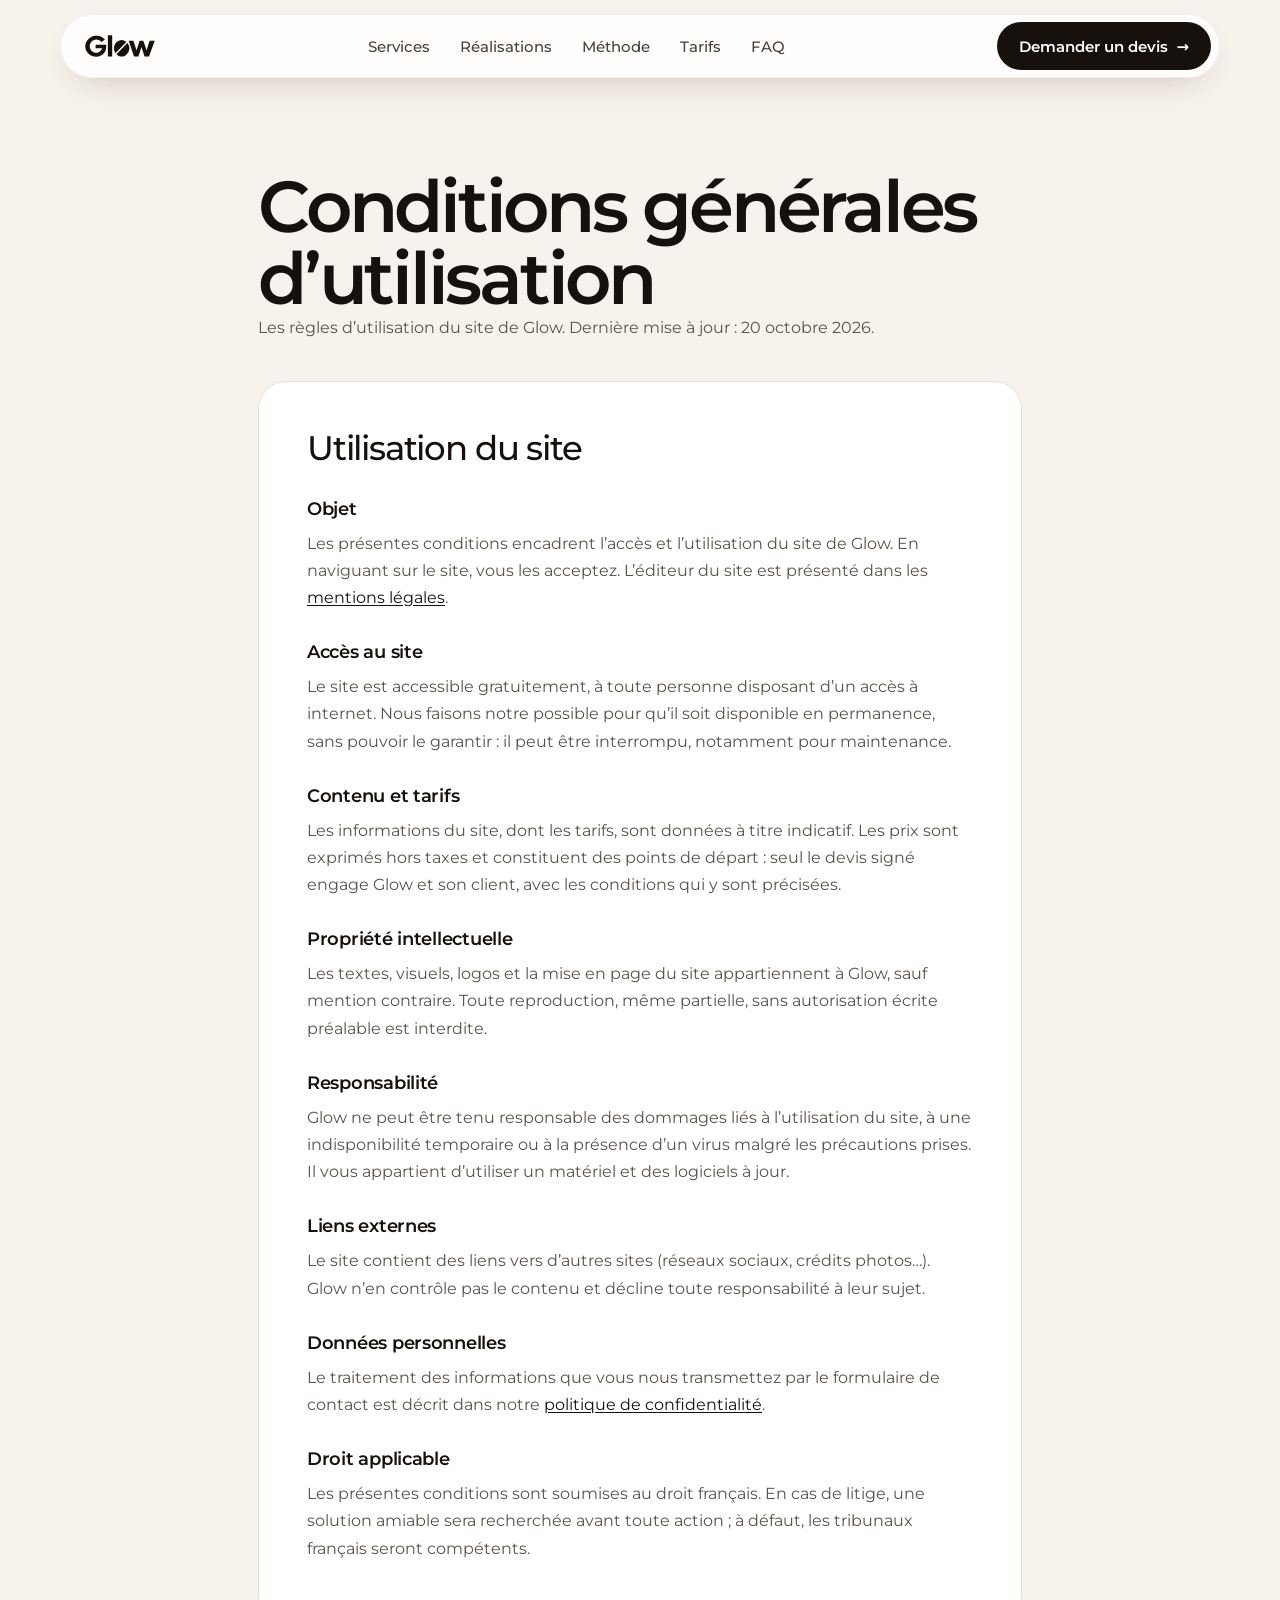
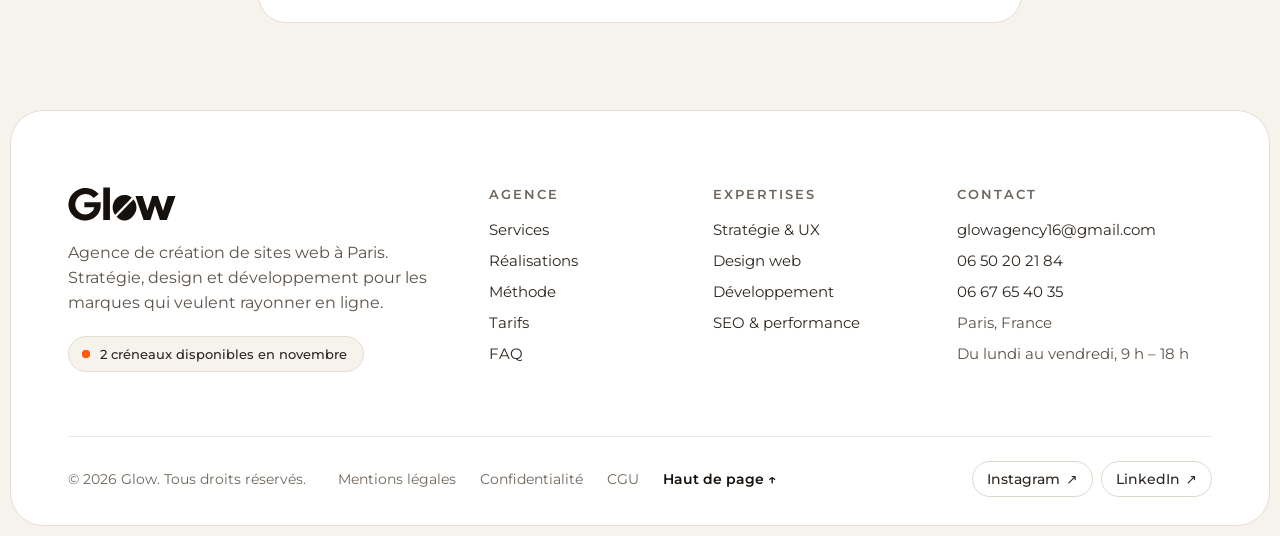
<file: cgu.html>
<!doctype html>
<html lang="fr">
<head>
  <meta charset="utf-8">
  <meta name="viewport" content="width=device-width, initial-scale=1">
  <meta name="color-scheme" content="only light">
  <title>Conditions générales d’utilisation — Glow</title>
  <meta name="description" content="Conditions générales d’utilisation du site de Glow, agence de création de sites web.">
  <link rel="canonical" href="https://glow-agency.fr/cgu.html">
  <meta name="theme-color" content="#F6F2EC">

  <link rel="icon" href="assets/favicon.svg" type="image/svg+xml">
  <link rel="icon" href="assets/favicon-32.png" sizes="32x32" type="image/png">
  <link rel="apple-touch-icon" href="assets/apple-touch-icon.png">

  <link rel="preload" href="fonts/montserrat-latin-600-normal.woff2" as="font" type="font/woff2" crossorigin>
  <link rel="stylesheet" href="css/fonts.css">
  <link rel="stylesheet" href="css/styles.css">
  <script src="js/main.js" defer></script>
</head>
<body>
  <a class="skip-link" href="#contenu">Aller au contenu</a>

  <header class="site-header">
    <nav class="nav" aria-label="Navigation principale">
      <a class="nav__logo" href="index.html" aria-label="Glow, retour à l’accueil">
        <img src="assets/glow-wordmark.svg" alt="Glow" width="932" height="293">
      </a>
      <div class="nav__links">
        <span class="nav__indicator" aria-hidden="true"></span>
        <a href="index.html#services">Services</a>
        <a href="index.html#realisations">Réalisations</a>
        <a href="index.html#methode">Méthode</a>
        <a href="index.html#tarifs">Tarifs</a>
        <a href="index.html#faq">FAQ</a>
      </div>
      <a class="btn btn--primary nav__cta" href="index.html#contact">Demander un devis<span class="btn__arrow" aria-hidden="true">→</span></a>
      <div class="nav__mobile">
        <a class="btn btn--primary nav__cta-mobile" href="index.html#contact">Devis gratuit</a>
        <button class="burger" type="button" aria-expanded="false" aria-controls="mobile-menu" aria-label="Ouvrir le menu">
          <span></span><span></span>
        </button>
      </div>
    </nav>
    <div class="mobile-menu" id="mobile-menu" hidden>
      <a href="index.html#services">Services</a>
      <a href="index.html#realisations">Réalisations</a>
      <a href="index.html#methode">Méthode</a>
      <a href="index.html#tarifs">Tarifs</a>
      <a href="index.html#faq">FAQ</a>
      <a class="mobile-menu__tel" href="tel:+33650202184">Appeler le 06&nbsp;50&nbsp;20&nbsp;21&nbsp;84</a>
    </div>
  </header>

  <main id="contenu" class="legal">
    <h1 class="legal__title">Conditions générales d’utilisation</h1>
    <p class="legal__intro">Les règles d’utilisation du site de Glow. Dernière mise à jour&nbsp;: 20&nbsp;octobre 2026.</p>

    <section class="legal__card" aria-labelledby="objet">
      <h2 id="objet">Utilisation du site</h2>

      <h3>Objet</h3>
      <p>Les présentes conditions encadrent l’accès et l’utilisation du site de Glow. En naviguant sur le site, vous les acceptez. L’éditeur du site est présenté dans les <a href="mentions-legales.html">mentions légales</a>.</p>

      <h3>Accès au site</h3>
      <p>Le site est accessible gratuitement, à toute personne disposant d’un accès à internet. Nous faisons notre possible pour qu’il soit disponible en permanence, sans pouvoir le garantir&nbsp;: il peut être interrompu, notamment pour maintenance.</p>

      <h3>Contenu et tarifs</h3>
      <p>Les informations du site, dont les tarifs, sont données à titre indicatif. Les prix sont exprimés hors taxes et constituent des points de départ&nbsp;: seul le devis signé engage Glow et son client, avec les conditions qui y sont précisées.</p>

      <h3>Propriété intellectuelle</h3>
      <p>Les textes, visuels, logos et la mise en page du site appartiennent à Glow, sauf mention contraire. Toute reproduction, même partielle, sans autorisation écrite préalable est interdite.</p>

      <h3>Responsabilité</h3>
      <p>Glow ne peut être tenu responsable des dommages liés à l’utilisation du site, à une indisponibilité temporaire ou à la présence d’un virus malgré les précautions prises. Il vous appartient d’utiliser un matériel et des logiciels à jour.</p>

      <h3>Liens externes</h3>
      <p>Le site contient des liens vers d’autres sites (réseaux sociaux, crédits photos…). Glow n’en contrôle pas le contenu et décline toute responsabilité à leur sujet.</p>

      <h3>Données personnelles</h3>
      <p>Le traitement des informations que vous nous transmettez par le formulaire de contact est décrit dans notre <a href="mentions-legales.html#confidentialite">politique de confidentialité</a>.</p>

      <h3>Droit applicable</h3>
      <p>Les présentes conditions sont soumises au droit français. En cas de litige, une solution amiable sera recherchée avant toute action&nbsp;; à défaut, les tribunaux français seront compétents.</p>
    </section>
  </main>

  <footer class="site-footer">
    <div class="footer">
      <div class="footer__top">
        <div class="footer__brand">
          <a class="footer__logo" href="index.html" aria-label="Glow, retour à l’accueil"><img src="assets/glow-wordmark.svg" alt="Glow" width="932" height="293" loading="lazy"></a>
          <p class="footer__baseline">Agence de création de sites web à Paris. Stratégie, design et développement pour les marques qui veulent rayonner en ligne.</p>
          <a class="footer__status" href="index.html#contact"><span class="pulse" aria-hidden="true"></span>2 créneaux disponibles en novembre</a>
        </div>
        <nav class="footer__col" aria-label="Plan du site">
          <p class="footer__title">Agence</p>
          <ul class="footer__list">
            <li><a href="index.html#services">Services</a></li>
            <li><a href="index.html#realisations">Réalisations</a></li>
            <li><a href="index.html#methode">Méthode</a></li>
            <li><a href="index.html#tarifs">Tarifs</a></li>
            <li><a href="index.html#faq">FAQ</a></li>
          </ul>
        </nav>
        <div class="footer__col">
          <p class="footer__title">Expertises</p>
          <ul class="footer__list">
            <li><a href="index.html#services">Stratégie &amp; UX</a></li>
            <li><a href="index.html#services">Design web</a></li>
            <li><a href="index.html#services">Développement</a></li>
            <li><a href="index.html#services">SEO &amp; performance</a></li>
          </ul>
        </div>
        <div class="footer__col footer__col--contact">
          <p class="footer__title">Contact</p>
          <ul class="footer__list">
            <li><a href="mailto:glowagency16@gmail.com">glowagency16@<wbr>gmail.com</a></li>
            <li><a href="tel:+33650202184">06&nbsp;50&nbsp;20&nbsp;21&nbsp;84</a></li>
            <li><a href="tel:+33667654035">06&nbsp;67&nbsp;65&nbsp;40&nbsp;35</a></li>
            <li>Paris, France</li>
            <li>Du lundi au vendredi, 9&nbsp;h – 18&nbsp;h</li>
          </ul>
        </div>
      </div>

      <div class="footer__bottom">
        <p>© <span data-year>2026</span> Glow. Tous droits réservés.</p>
        <ul class="footer__legal">
          <li><a href="mentions-legales.html">Mentions légales</a></li>
          <li><a href="mentions-legales.html#confidentialite">Confidentialité</a></li>
          <li><a href="cgu.html">CGU</a></li>
          <li><a class="footer__top-link" href="#contenu">Haut de page ↑</a></li>
        </ul>
        <ul class="footer__social" aria-label="Glow sur les réseaux sociaux">
          <li><a href="https://www.instagram.com/glow_agency16/" target="_blank" rel="noopener">Instagram <span aria-hidden="true">↗</span></a></li>
          <li><a href="https://www.linkedin.com/" target="_blank" rel="noopener">LinkedIn <span aria-hidden="true">↗</span></a></li>
        </ul>
      </div>
    </div>
  </footer>
  <!-- Statistiques de visite anonymes, sans cookie (GoatCounter) -->
  <script data-goatcounter="https://adrm5h.goatcounter.com/count" async src="https://gc.zgo.at/count.js"></script>
</body>
</html>
</file>
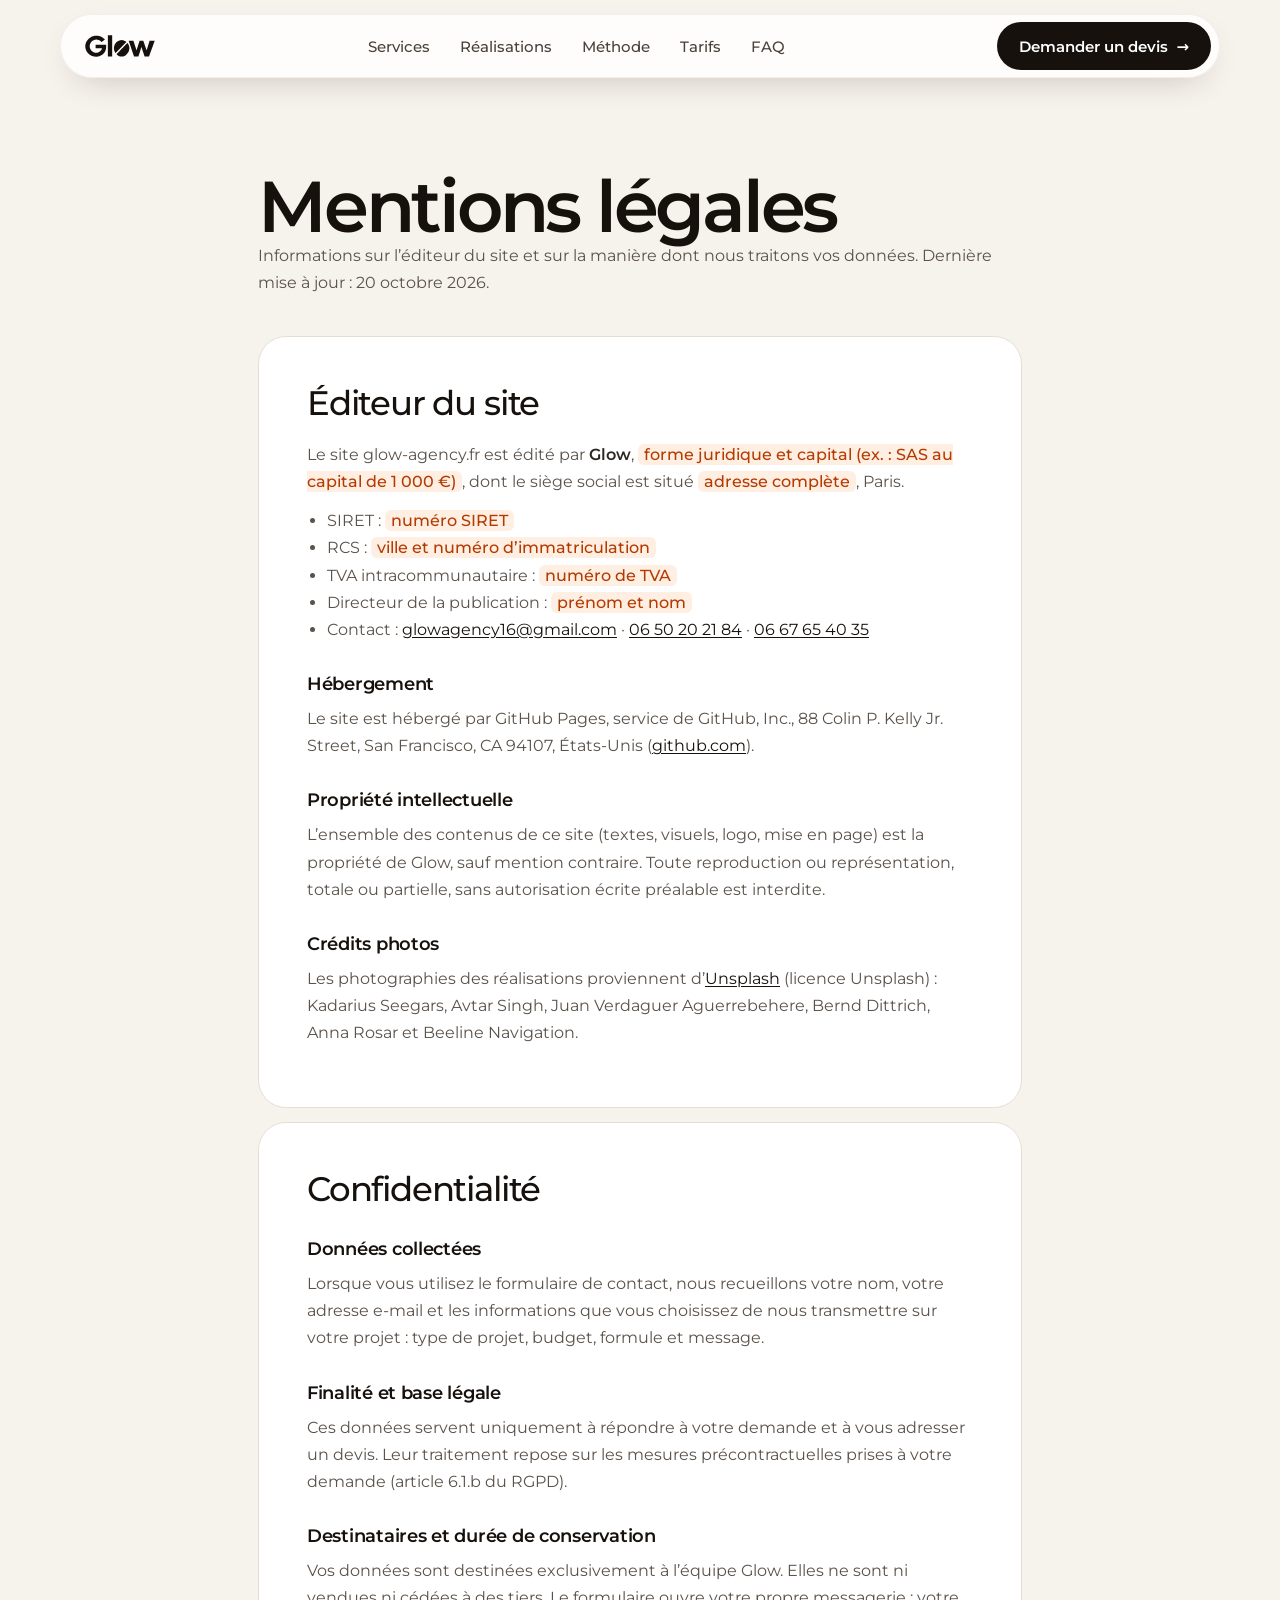
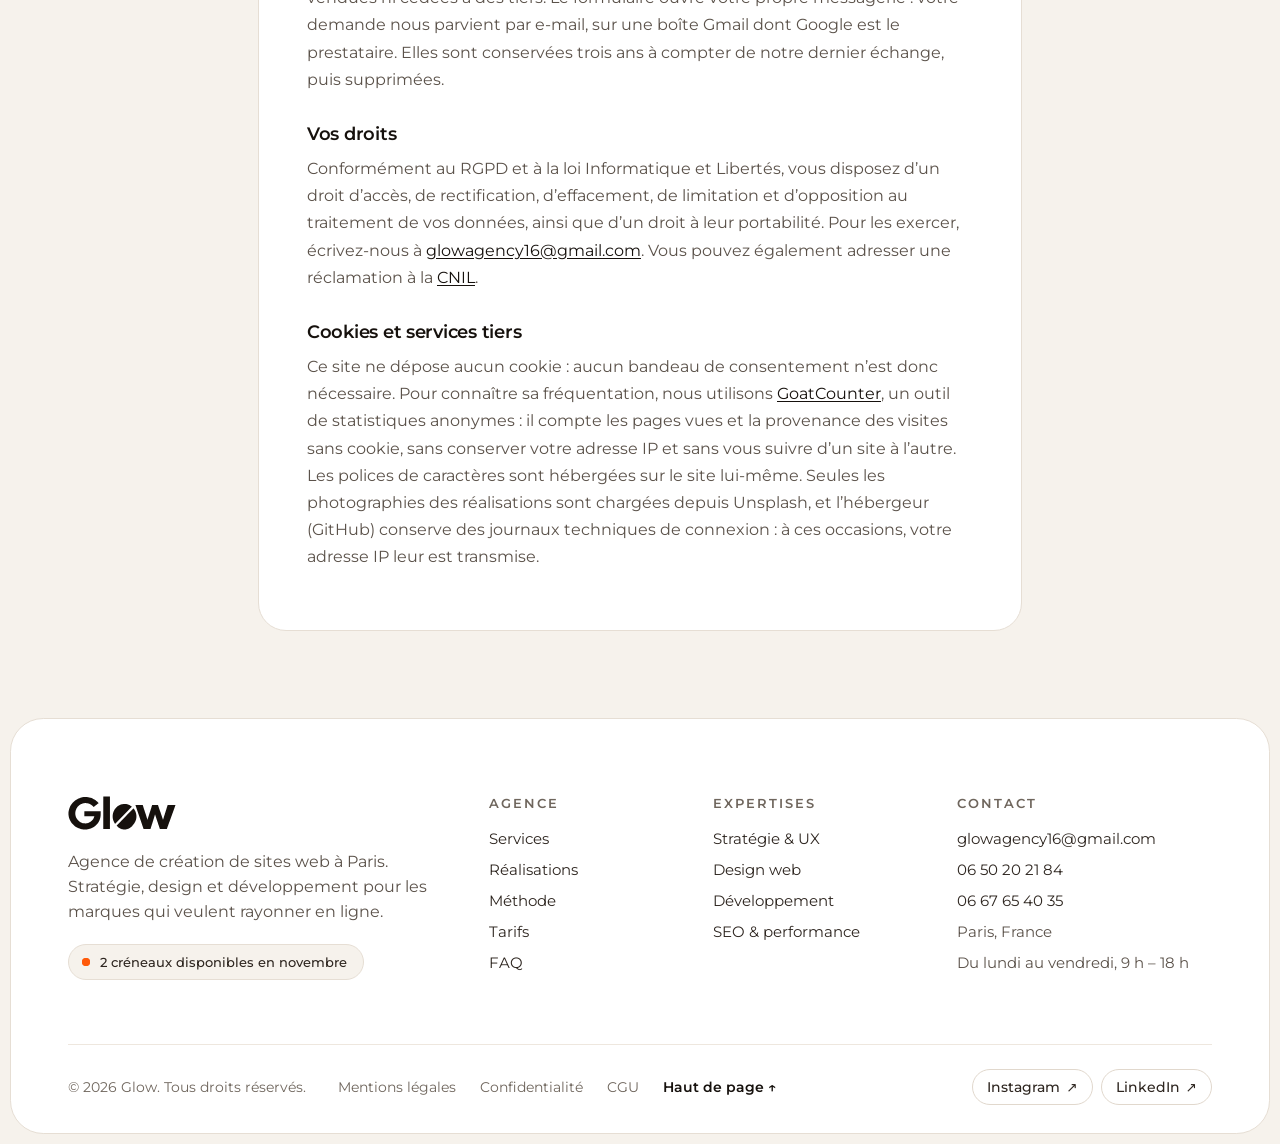
<file: mentions-legales.html>
<!doctype html>
<html lang="fr">
<head>
  <meta charset="utf-8">
  <meta name="viewport" content="width=device-width, initial-scale=1">
  <meta name="color-scheme" content="only light">
  <title>Mentions légales et confidentialité — Glow</title>
  <meta name="description" content="Mentions légales et politique de confidentialité du site de Glow, agence de création de sites web.">
  <link rel="canonical" href="https://glow-agency.fr/mentions-legales.html">
  <meta name="theme-color" content="#F6F2EC">

  <link rel="icon" href="assets/favicon.svg" type="image/svg+xml">
  <link rel="icon" href="assets/favicon-32.png" sizes="32x32" type="image/png">
  <link rel="apple-touch-icon" href="assets/apple-touch-icon.png">

  <link rel="preload" href="fonts/montserrat-latin-600-normal.woff2" as="font" type="font/woff2" crossorigin>
  <link rel="stylesheet" href="css/fonts.css">
  <link rel="stylesheet" href="css/styles.css">
  <script src="js/main.js" defer></script>
</head>
<body>
  <a class="skip-link" href="#contenu">Aller au contenu</a>

  <header class="site-header">
    <nav class="nav" aria-label="Navigation principale">
      <a class="nav__logo" href="index.html" aria-label="Glow, retour à l’accueil">
        <img src="assets/glow-wordmark.svg" alt="Glow" width="932" height="293">
      </a>
      <div class="nav__links">
        <span class="nav__indicator" aria-hidden="true"></span>
        <a href="index.html#services">Services</a>
        <a href="index.html#realisations">Réalisations</a>
        <a href="index.html#methode">Méthode</a>
        <a href="index.html#tarifs">Tarifs</a>
        <a href="index.html#faq">FAQ</a>
      </div>
      <a class="btn btn--primary nav__cta" href="index.html#contact">Demander un devis<span class="btn__arrow" aria-hidden="true">→</span></a>
      <div class="nav__mobile">
        <a class="btn btn--primary nav__cta-mobile" href="index.html#contact">Devis gratuit</a>
        <button class="burger" type="button" aria-expanded="false" aria-controls="mobile-menu" aria-label="Ouvrir le menu">
          <span></span><span></span>
        </button>
      </div>
    </nav>
    <div class="mobile-menu" id="mobile-menu" hidden>
      <a href="index.html#services">Services</a>
      <a href="index.html#realisations">Réalisations</a>
      <a href="index.html#methode">Méthode</a>
      <a href="index.html#tarifs">Tarifs</a>
      <a href="index.html#faq">FAQ</a>
      <a class="mobile-menu__tel" href="tel:+33650202184">Appeler le 06&nbsp;50&nbsp;20&nbsp;21&nbsp;84</a>
    </div>
  </header>

  <main id="contenu" class="legal">
    <h1 class="legal__title">Mentions légales</h1>
    <p class="legal__intro">Informations sur l’éditeur du site et sur la manière dont nous traitons vos données. Dernière mise à jour&nbsp;: 20&nbsp;octobre 2026.</p>

    <section class="legal__card" aria-labelledby="editeur">
      <h2 id="editeur">Éditeur du site</h2>
      <p>Le site glow-agency.fr est édité par <strong>Glow</strong>, <span class="todo">forme juridique et capital (ex.&nbsp;: SAS au capital de 1&nbsp;000&nbsp;€)</span>, dont le siège social est situé <span class="todo">adresse complète</span>, Paris.</p>
      <ul>
        <li>SIRET&nbsp;: <span class="todo">numéro SIRET</span></li>
        <li>RCS&nbsp;: <span class="todo">ville et numéro d’immatriculation</span></li>
        <li>TVA intracommunautaire&nbsp;: <span class="todo">numéro de TVA</span></li>
        <li>Directeur de la publication&nbsp;: <span class="todo">prénom et nom</span></li>
        <li>Contact&nbsp;: <a href="mailto:glowagency16@gmail.com">glowagency16@<wbr>gmail.com</a> · <a href="tel:+33650202184">06&nbsp;50&nbsp;20&nbsp;21&nbsp;84</a> · <a href="tel:+33667654035">06&nbsp;67&nbsp;65&nbsp;40&nbsp;35</a></li>
      </ul>

      <h3>Hébergement</h3>
      <p>Le site est hébergé par GitHub Pages, service de GitHub, Inc., 88 Colin P. Kelly Jr. Street, San Francisco, CA&nbsp;94107, États-Unis (<a href="https://github.com/" target="_blank" rel="noopener">github.com</a>).</p>

      <h3>Propriété intellectuelle</h3>
      <p>L’ensemble des contenus de ce site (textes, visuels, logo, mise en page) est la propriété de Glow, sauf mention contraire. Toute reproduction ou représentation, totale ou partielle, sans autorisation écrite préalable est interdite.</p>

      <h3>Crédits photos</h3>
      <p>Les photographies des réalisations proviennent d’<a href="https://unsplash.com/" target="_blank" rel="noopener">Unsplash</a> (licence Unsplash)&nbsp;: Kadarius Seegars, Avtar Singh, Juan Verdaguer Aguerrebehere, Bernd Dittrich, Anna Rosar et Beeline Navigation.</p>
    </section>

    <section class="legal__card" aria-labelledby="confidentialite">
      <h2 id="confidentialite">Confidentialité</h2>

      <h3>Données collectées</h3>
      <p>Lorsque vous utilisez le formulaire de contact, nous recueillons votre nom, votre adresse e-mail et les informations que vous choisissez de nous transmettre sur votre projet&nbsp;: type de projet, budget, formule et message.</p>

      <h3>Finalité et base légale</h3>
      <p>Ces données servent uniquement à répondre à votre demande et à vous adresser un devis. Leur traitement repose sur les mesures précontractuelles prises à votre demande (article&nbsp;6.1.b du RGPD).</p>

      <h3>Destinataires et durée de conservation</h3>
      <p>Vos données sont destinées exclusivement à l’équipe Glow. Elles ne sont ni vendues ni cédées à des tiers. Le formulaire ouvre votre propre messagerie&nbsp;: votre demande nous parvient par e-mail, sur une boîte Gmail dont Google est le prestataire. Elles sont conservées trois ans à compter de notre dernier échange, puis supprimées.</p>

      <h3>Vos droits</h3>
      <p>Conformément au RGPD et à la loi Informatique et Libertés, vous disposez d’un droit d’accès, de rectification, d’effacement, de limitation et d’opposition au traitement de vos données, ainsi que d’un droit à leur portabilité. Pour les exercer, écrivez-nous à <a href="mailto:glowagency16@gmail.com">glowagency16@<wbr>gmail.com</a>. Vous pouvez également adresser une réclamation à la <a href="https://www.cnil.fr/" target="_blank" rel="noopener">CNIL</a>.</p>

      <h3>Cookies et services tiers</h3>
      <p>Ce site ne dépose aucun cookie&nbsp;: aucun bandeau de consentement n’est donc nécessaire. Pour connaître sa fréquentation, nous utilisons <a href="https://www.goatcounter.com/" target="_blank" rel="noopener">GoatCounter</a>, un outil de statistiques anonymes&nbsp;: il compte les pages vues et la provenance des visites sans cookie, sans conserver votre adresse IP et sans vous suivre d’un site à l’autre. Les polices de caractères sont hébergées sur le site lui-même. Seules les photographies des réalisations sont chargées depuis Unsplash, et l’hébergeur (GitHub) conserve des journaux techniques de connexion&nbsp;: à ces occasions, votre adresse IP leur est transmise.</p>
    </section>
  </main>

  <footer class="site-footer">
    <div class="footer">
      <div class="footer__top">
        <div class="footer__brand">
          <a class="footer__logo" href="index.html" aria-label="Glow, retour à l’accueil"><img src="assets/glow-wordmark.svg" alt="Glow" width="932" height="293" loading="lazy"></a>
          <p class="footer__baseline">Agence de création de sites web à Paris. Stratégie, design et développement pour les marques qui veulent rayonner en ligne.</p>
          <a class="footer__status" href="index.html#contact"><span class="pulse" aria-hidden="true"></span>2 créneaux disponibles en novembre</a>
        </div>
        <nav class="footer__col" aria-label="Plan du site">
          <p class="footer__title">Agence</p>
          <ul class="footer__list">
            <li><a href="index.html#services">Services</a></li>
            <li><a href="index.html#realisations">Réalisations</a></li>
            <li><a href="index.html#methode">Méthode</a></li>
            <li><a href="index.html#tarifs">Tarifs</a></li>
            <li><a href="index.html#faq">FAQ</a></li>
          </ul>
        </nav>
        <div class="footer__col">
          <p class="footer__title">Expertises</p>
          <ul class="footer__list">
            <li><a href="index.html#services">Stratégie &amp; UX</a></li>
            <li><a href="index.html#services">Design web</a></li>
            <li><a href="index.html#services">Développement</a></li>
            <li><a href="index.html#services">SEO &amp; performance</a></li>
          </ul>
        </div>
        <div class="footer__col footer__col--contact">
          <p class="footer__title">Contact</p>
          <ul class="footer__list">
            <li><a href="mailto:glowagency16@gmail.com">glowagency16@<wbr>gmail.com</a></li>
            <li><a href="tel:+33650202184">06&nbsp;50&nbsp;20&nbsp;21&nbsp;84</a></li>
            <li><a href="tel:+33667654035">06&nbsp;67&nbsp;65&nbsp;40&nbsp;35</a></li>
            <li>Paris, France</li>
            <li>Du lundi au vendredi, 9&nbsp;h – 18&nbsp;h</li>
          </ul>
        </div>
      </div>

      <div class="footer__bottom">
        <p>© <span data-year>2026</span> Glow. Tous droits réservés.</p>
        <ul class="footer__legal">
          <li><a href="mentions-legales.html">Mentions légales</a></li>
          <li><a href="mentions-legales.html#confidentialite">Confidentialité</a></li>
          <li><a href="cgu.html">CGU</a></li>
          <li><a class="footer__top-link" href="#contenu">Haut de page ↑</a></li>
        </ul>
        <ul class="footer__social" aria-label="Glow sur les réseaux sociaux">
          <li><a href="https://www.instagram.com/glow_agency16/" target="_blank" rel="noopener">Instagram <span aria-hidden="true">↗</span></a></li>
          <li><a href="https://www.linkedin.com/" target="_blank" rel="noopener">LinkedIn <span aria-hidden="true">↗</span></a></li>
        </ul>
      </div>
    </div>
  </footer>
  <!-- Statistiques de visite anonymes, sans cookie (GoatCounter) -->
  <script data-goatcounter="https://adrm5h.goatcounter.com/count" async src="https://gc.zgo.at/count.js"></script>
</body>
</html>
</file>
<file: css/fonts.css>
/* Polices du site — hébergées sur le site (aucun appel à Google Fonts) */

@font-face {
  font-family: 'Montserrat';
  font-style: normal;
  font-display: swap;
  font-weight: 400;
  src: url(../fonts/montserrat-latin-ext-400-normal.woff2) format('woff2');
  unicode-range: U+0100-02BA,U+02BD-02C5,U+02C7-02CC,U+02CE-02D7,U+02DD-02FF,U+0304,U+0308,U+0329,U+1D00-1DBF,U+1E00-1E9F,U+1EF2-1EFF,U+2020,U+20A0-20AB,U+20AD-20C0,U+2113,U+2C60-2C7F,U+A720-A7FF;
}

@font-face {
  font-family: 'Montserrat';
  font-style: normal;
  font-display: swap;
  font-weight: 400;
  src: url(../fonts/montserrat-latin-400-normal.woff2) format('woff2');
  unicode-range: U+0000-00FF,U+0131,U+0152-0153,U+02BB-02BC,U+02C6,U+02DA,U+02DC,U+0304,U+0308,U+0329,U+2000-206F,U+20AC,U+2122,U+2191,U+2193,U+2212,U+2215,U+FEFF,U+FFFD;
}

@font-face {
  font-family: 'Montserrat';
  font-style: normal;
  font-display: swap;
  font-weight: 500;
  src: url(../fonts/montserrat-latin-ext-500-normal.woff2) format('woff2');
  unicode-range: U+0100-02BA,U+02BD-02C5,U+02C7-02CC,U+02CE-02D7,U+02DD-02FF,U+0304,U+0308,U+0329,U+1D00-1DBF,U+1E00-1E9F,U+1EF2-1EFF,U+2020,U+20A0-20AB,U+20AD-20C0,U+2113,U+2C60-2C7F,U+A720-A7FF;
}

@font-face {
  font-family: 'Montserrat';
  font-style: normal;
  font-display: swap;
  font-weight: 500;
  src: url(../fonts/montserrat-latin-500-normal.woff2) format('woff2');
  unicode-range: U+0000-00FF,U+0131,U+0152-0153,U+02BB-02BC,U+02C6,U+02DA,U+02DC,U+0304,U+0308,U+0329,U+2000-206F,U+20AC,U+2122,U+2191,U+2193,U+2212,U+2215,U+FEFF,U+FFFD;
}

@font-face {
  font-family: 'Montserrat';
  font-style: normal;
  font-display: swap;
  font-weight: 600;
  src: url(../fonts/montserrat-latin-ext-600-normal.woff2) format('woff2');
  unicode-range: U+0100-02BA,U+02BD-02C5,U+02C7-02CC,U+02CE-02D7,U+02DD-02FF,U+0304,U+0308,U+0329,U+1D00-1DBF,U+1E00-1E9F,U+1EF2-1EFF,U+2020,U+20A0-20AB,U+20AD-20C0,U+2113,U+2C60-2C7F,U+A720-A7FF;
}

@font-face {
  font-family: 'Montserrat';
  font-style: normal;
  font-display: swap;
  font-weight: 600;
  src: url(../fonts/montserrat-latin-600-normal.woff2) format('woff2');
  unicode-range: U+0000-00FF,U+0131,U+0152-0153,U+02BB-02BC,U+02C6,U+02DA,U+02DC,U+0304,U+0308,U+0329,U+2000-206F,U+20AC,U+2122,U+2191,U+2193,U+2212,U+2215,U+FEFF,U+FFFD;
}

@font-face {
  font-family: 'Montserrat';
  font-style: normal;
  font-display: swap;
  font-weight: 700;
  src: url(../fonts/montserrat-latin-ext-700-normal.woff2) format('woff2');
  unicode-range: U+0100-02BA,U+02BD-02C5,U+02C7-02CC,U+02CE-02D7,U+02DD-02FF,U+0304,U+0308,U+0329,U+1D00-1DBF,U+1E00-1E9F,U+1EF2-1EFF,U+2020,U+20A0-20AB,U+20AD-20C0,U+2113,U+2C60-2C7F,U+A720-A7FF;
}

@font-face {
  font-family: 'Montserrat';
  font-style: normal;
  font-display: swap;
  font-weight: 700;
  src: url(../fonts/montserrat-latin-700-normal.woff2) format('woff2');
  unicode-range: U+0000-00FF,U+0131,U+0152-0153,U+02BB-02BC,U+02C6,U+02DA,U+02DC,U+0304,U+0308,U+0329,U+2000-206F,U+20AC,U+2122,U+2191,U+2193,U+2212,U+2215,U+FEFF,U+FFFD;
}
</file>
<file: css/styles.css>
/* ==========================================================================
   Glow — Agence de création de sites web
   Feuille de style principale du site vitrine.
   Le carrousel des réalisations a sa propre feuille : realisations.css.
   ========================================================================== */

:root {
  /* Le site garde ses propres couleurs : on refuse les modes sombres automatiques des navigateurs. */
  color-scheme: only light;
  /* Fonds */
  --bg: #F6F2EC;
  --hero-bg: #F2ECE4;
  --surface: #FFFFFF;
  --surface-hover: #F4EFE8;
  --field-bg: #FBF8F4;

  /* Textes */
  --ink: #16110D;
  --ink-2: #2E2620;
  --text: #4F463F;
  --muted: #5B524A;
  --muted-2: #6F665D;

  /* Filets */
  --line: #E1D8CD;
  --line-soft: #EEE7DE;
  --card-line: #E6DED4;

  /* Orange Glow */
  --orange: #FF5A0A;
  --orange-deep: #E04800;
  --orange-soft: #FF8A3D;
  --orange-light: #FFB27A;

  /* Sections sombres */
  --dark: #13100E;
  --dark-card: #1B1714;
  --dark-text: #F4EEE7;
  --dark-muted: #BDB3A8;
  --dark-faint: #8F857B;

  /* Boutons principaux : noir par défaut.
     Pour des boutons orange : --cta-bg: #FF5A0A; --cta-fg: #16110D; */
  --cta-bg: #16110D;
  --cta-fg: #FFFFFF;

  --ease: cubic-bezier(.2, .7, .2, 1);
  --ease-spring: cubic-bezier(.34, 1.56, .64, 1);
  --radius-section: clamp(22px, 2.6vw, 36px);
  --gutter: clamp(20px, 4vw, 48px);
}

/* ---------- Base ---------- */

*, *::before, *::after { box-sizing: border-box; }

html { scroll-behavior: smooth; -webkit-text-size-adjust: 100%; text-size-adjust: 100%; }

body {
  margin: 0;
  min-height: 100vh;
  background: var(--bg);
  color: var(--ink);
  font-family: 'Montserrat', ui-sans-serif, system-ui, sans-serif;
  font-optical-sizing: auto;
  -webkit-font-smoothing: antialiased;
  -moz-osx-font-smoothing: grayscale;
}

a { color: inherit; text-decoration: none; }
img { display: block; max-width: 100%; }
button, input, textarea { font: inherit; color: inherit; }
button { cursor: pointer; }
[hidden] { display: none !important; }

::selection { background: #FFC89A; color: var(--ink); }
::placeholder { color: #9A8F84; opacity: 1; }

:focus-visible { outline: 2px solid var(--orange); outline-offset: 3px; }

.skip-link {
  position: fixed;
  z-index: 100;
  top: 16px;
  left: 16px;
  padding: 12px 18px;
  border-radius: 999px;
  background: var(--ink);
  color: #FFFFFF;
  font-size: 15px;
  font-weight: 600;
  transform: translateY(-160%);
  transition: transform .2s;
}
.skip-link:focus { transform: none; }

.sr-only {
  position: absolute;
  width: 1px;
  height: 1px;
  margin: -1px;
  padding: 0;
  overflow: hidden;
  clip: rect(0 0 0 0);
  white-space: nowrap;
  border: 0;
}

/* Coche décorative, ignorée par les lecteurs d'écran */
.check::before { content: '✓'; content: '✓' / ''; color: var(--orange-soft); }

/* Surlignage « marqueur » des informations clés, tracé à l'apparition */
.hl {
  padding: 0 .08em;
  margin: 0 -.08em;
  background: linear-gradient(transparent 60%, rgba(255, 138, 61, .34) 60%, rgba(255, 138, 61, .34) 92%, transparent 92%) no-repeat 0 0 / 100% 100%;
  color: inherit;
  transition: background-size 1.2s var(--ease) .25s;
}
.section-dark .hl {
  background-image: linear-gradient(transparent 60%, rgba(255, 90, 10, .5) 60%, rgba(255, 90, 10, .5) 92%, transparent 92%);
  color: #FFFFFF;
}
.motion-ok .hl:not(.is-lit) { background-size: 0% 100%; }

/* Point orange qui pulse (disponibilités) */
.pulse { position: relative; flex: none; width: 8px; height: 8px; border-radius: 50%; background: var(--orange); }
.pulse::after {
  content: '';
  position: absolute;
  inset: 0;
  border-radius: 50%;
  background: var(--orange);
  animation: ping 2.4s cubic-bezier(0, 0, .2, 1) infinite;
}
@keyframes ping { 70%, 100% { transform: scale(2.8); opacity: 0; } }

/* ---------- Boutons ---------- */

.btn {
  display: inline-flex;
  align-items: center;
  justify-content: center;
  gap: 10px;
  border: 0;
  border-radius: 999px;
  font-weight: 600;
}

.btn--primary {
  background: var(--cta-bg);
  color: var(--cta-fg);
  transition: transform .3s var(--ease), box-shadow .3s, scale .3s var(--ease);
}
.btn--primary:hover {
  color: var(--cta-fg);
  transform: translateY(-2px);
  box-shadow: 0 18px 40px -14px rgba(255, 90, 10, .6);
}

.btn--ghost {
  height: 58px;
  padding: 0 26px;
  background: rgba(255, 255, 255, .8);
  border: 1px solid rgba(22, 17, 13, .1);
  color: var(--ink);
  font-size: 16.5px;
  letter-spacing: -0.01em;
  transition: background .25s, border-color .25s, scale .3s var(--ease);
}
.btn--ghost:hover { background: #FFFFFF; border-color: rgba(22, 17, 13, .2); }

/* Flèches qui glissent au survol */
.btn__arrow { display: inline-block; font-size: 18px; transition: transform .4s var(--ease); }
.btn:hover .btn__arrow,
.link-accent:hover .btn__arrow,
.plan__cta:hover .btn__arrow,
.plan:hover .plan__cta--accent .btn__arrow { transform: translateX(4px); }

/* Retour tactile : ce qui est cliquable s'enfonce légèrement sous le clic */
.motion-ok :is(.btn, .hero__pill, .plan__cta, .call-card__btn, .form-success__reset, .footer__social a):active { scale: .97; }
.motion-ok .hero-card:active { scale: .985; }

/* ---------- En-tête ---------- */

.site-header {
  position: fixed;
  z-index: 60;
  top: 14px;
  left: 50%;
  transform: translateX(-50%);
  width: min(1160px, calc(100% - 24px));
}

.nav {
  display: flex;
  align-items: center;
  justify-content: space-between;
  gap: 16px;
  height: 64px;
  padding: 0 8px 0 24px;
  border-radius: 999px;
  background: rgba(255, 255, 255, .84);
  -webkit-backdrop-filter: blur(18px) saturate(180%);
  backdrop-filter: blur(18px) saturate(180%);
  border: 1px solid rgba(22, 17, 13, .06);
  box-shadow: 0 12px 36px -18px rgba(60, 25, 5, .32);
  transition: background .4s, box-shadow .4s;
}
.site-header.is-scrolled .nav {
  background: rgba(255, 255, 255, .92);
  box-shadow: 0 18px 44px -20px rgba(60, 25, 5, .42);
}

.nav__logo { display: flex; align-items: center; }
.nav__logo img { height: 22px; width: auto; aspect-ratio: 932 / 293; }

.nav__links { position: relative; display: flex; align-items: center; gap: 2px; }
.nav__links a {
  position: relative;
  z-index: 1;
  padding: 9px 14px;
  border-radius: 999px;
  font-size: 15px;
  font-weight: 500;
  color: #4A423B;
  transition: background .2s, color .2s;
}
.nav__links a:hover,
.nav__links a.is-active { color: var(--ink); }
.nav__links a:hover { background: var(--surface-hover); }

/* Pastille qui glisse vers le lien survolé ou la section en cours */
.nav__indicator {
  position: absolute;
  top: 0;
  left: 0;
  width: 0;
  height: 100%;
  border-radius: 999px;
  background: var(--surface-hover);
  opacity: 0;
  pointer-events: none;
  transition: transform .5s var(--ease), width .5s var(--ease), opacity .3s;
}
.js .nav__links a:hover { background: transparent; }

.nav__cta {
  gap: 8px;
  height: 48px;
  padding: 0 22px;
  font-size: 15px;
  transition: transform .3s, box-shadow .3s, scale .3s var(--ease);
}
.nav__cta:hover { transform: translateY(-1px); box-shadow: 0 12px 28px -12px rgba(255, 90, 10, .6); }
.nav__cta .btn__arrow { font-size: inherit; }

.nav__mobile { display: none; align-items: center; gap: 6px; }

.nav__cta-mobile { height: 46px; padding: 0 18px; font-size: 14.5px; transition: none; }
.nav__cta-mobile:hover { transform: none; box-shadow: none; }

.burger {
  display: flex;
  flex-direction: column;
  align-items: center;
  justify-content: center;
  gap: 5px;
  width: 46px;
  height: 46px;
  padding: 0;
  border-radius: 50%;
  border: 1px solid rgba(22, 17, 13, .1);
  background: #FFFFFF;
}
.burger span {
  display: block;
  width: 18px;
  height: 1.5px;
  border-radius: 2px;
  background: var(--ink);
  transition: transform .35s var(--ease);
}
.burger[aria-expanded="true"] span:first-child { transform: translateY(3.25px) rotate(45deg); }
.burger[aria-expanded="true"] span:last-child { transform: translateY(-3.25px) rotate(-45deg); }

.mobile-menu {
  display: flex;
  flex-direction: column;
  margin-top: 8px;
  padding: 10px;
  border-radius: 26px;
  background: rgba(255, 255, 255, .97);
  -webkit-backdrop-filter: blur(18px);
  backdrop-filter: blur(18px);
  border: 1px solid rgba(22, 17, 13, .06);
  box-shadow: 0 30px 60px -30px rgba(60, 25, 5, .45);
  transform-origin: top center;
  animation: menu-in .35s var(--ease);
}
@keyframes menu-in { from { opacity: 0; transform: translateY(-8px) scale(.98); } }
.mobile-menu a {
  padding: 15px 14px;
  border-radius: 16px;
  font-size: 22px;
  font-weight: 500;
  letter-spacing: -0.02em;
  color: var(--ink);
}
.mobile-menu a:hover { background: var(--surface-hover); }
.mobile-menu .mobile-menu__tel {
  margin-top: 6px;
  border-top: 1px solid var(--line-soft);
  border-radius: 0;
  font-size: 16px;
  letter-spacing: normal;
  color: #4A423B;
}
.mobile-menu .mobile-menu__tel:hover { background: none; }

@media (max-width: 900px) {
  .nav__links, .nav__cta { display: none; }
  .nav__mobile { display: flex; }
}
@media (min-width: 901px) {
  .mobile-menu { display: none !important; }
}

/* ---------- Hero ---------- */

/* overflow: clip (et non hidden) : le paysage qui déborde ne peut jamais faire défiler la section */
.hero {
  position: relative;
  isolation: isolate;
  overflow: hidden;
  overflow: clip;
  margin: 10px;
  border-radius: var(--radius-section);
  background: var(--hero-bg);
}

.hero__grain,
.cta__grain {
  position: absolute;
  inset: 0;
  z-index: 3;
  pointer-events: none;
  opacity: .22;
  mix-blend-mode: overlay;
  background-image: url("data:image/svg+xml,%3Csvg xmlns='http://www.w3.org/2000/svg' width='160' height='160'%3E%3Cfilter id='n'%3E%3CfeTurbulence type='fractalNoise' baseFrequency='.85' numOctaves='3' stitchTiles='stitch'/%3E%3CfeColorMatrix type='saturate' values='0'/%3E%3C/filter%3E%3Crect width='100%25' height='100%25' filter='url(%23n)'/%3E%3C/svg%3E");
}

.hero__inner {
  position: relative;
  z-index: 2;
  max-width: 1180px;
  margin: 0 auto;
  padding: clamp(116px, 12vw, 156px) var(--gutter) 0;
  display: flex;
  flex-direction: column;
  align-items: center;
  text-align: center;
}

.hero__pill {
  display: inline-flex;
  align-items: center;
  gap: 10px;
  padding: 7px 16px 7px 12px;
  border-radius: 999px;
  background: rgba(255, 255, 255, .8);
  border: 1px solid rgba(22, 17, 13, .07);
  box-shadow: 0 6px 20px -12px rgba(60, 25, 5, .25);
  font-size: 14px;
  font-weight: 500;
  color: var(--ink-2);
  transition: background .25s, scale .3s var(--ease);
}
.hero__pill:hover { background: #FFFFFF; color: var(--ink); }
.hero__pill .pulse { box-shadow: 0 0 0 4px rgba(255, 90, 10, .18), 0 0 12px 2px rgba(255, 90, 10, .6); }
.hero__pill-arrow { color: var(--orange-deep); transition: transform .4s var(--ease); }
.hero__pill:hover .hero__pill-arrow { transform: translateX(3px); }
/* Sur petit écran, la pastille tient sur une ligne : « 2 créneaux en novembre » */
@media (max-width: 400px) {
  .hero__pill-long { display: none; }
}

.hero__title {
  margin: 28px 0 0;
  font-size: clamp(42px, 7.6vw, 96px);
  line-height: 1;
  letter-spacing: -0.05em;
  font-weight: 600;
  text-wrap: balance;
}

/* Mot « rayonner » en dégradé, avec son halo */
.glow-word {
  position: relative;
  display: inline-block;
  padding-bottom: .12em;
  margin-bottom: -.12em;
  background: linear-gradient(180deg, #FF7426 0%, #F25200 55%, #D63F00 100%);
  -webkit-background-clip: text;
  background-clip: text;
  -webkit-text-fill-color: transparent;
  color: var(--orange-deep);
}
.glow-word__halo {
  position: absolute;
  z-index: -1;
  left: -6%;
  right: -6%;
  top: 18%;
  bottom: 6%;
  border-radius: 50%;
  background: radial-gradient(closest-side, rgba(255, 122, 40, .5), rgba(255, 122, 40, 0));
  filter: blur(18px);
}

.hero__proof {
  margin-top: 26px;
  display: flex;
  flex-wrap: wrap;
  align-items: center;
  justify-content: center;
  gap: 10px 12px;
  font-size: 15.5px;
  font-weight: 500;
  color: var(--text);
}

.avatars { display: flex; }
.avatar {
  flex: none;
  width: 32px;
  height: 32px;
  border-radius: 50%;
  border: 2px solid var(--hero-bg);
  display: grid;
  place-items: center;
  font-size: 11px;
  font-weight: 600;
}
.avatars .avatar + .avatar { margin-left: -9px; }
.avatar--lg { width: 44px; height: 44px; border: 0; font-size: 14px; }
.avatar--cm { background: #EAD3C1; color: #4A2A17; }
.avatar--tl { background: #D5D9D0; color: #1F332B; }
.avatar--ib { background: #E5D9E6; color: #3B2847; }
.avatar--more { background: var(--ink); color: #FFFFFF; }

.hero__lead {
  margin: 18px 0 0;
  max-width: 600px;
  font-size: clamp(16.5px, 1.35vw, 19px);
  line-height: 1.6;
  color: var(--text);
  text-wrap: pretty;
}

.hero__actions {
  margin-top: 34px;
  display: flex;
  flex-wrap: wrap;
  justify-content: center;
  gap: 10px;
}
.hero__actions .btn--primary {
  height: 58px;
  padding: 0 28px;
  font-size: 16.5px;
  letter-spacing: -0.01em;
  box-shadow: 0 16px 34px -16px rgba(22, 17, 13, .65);
}
.hero__actions .btn--primary:hover { box-shadow: 0 20px 44px -14px rgba(255, 90, 10, .6); }

/* Garanties sous les boutons */
.hero__assurances {
  margin: 18px 0 0;
  padding: 0;
  list-style: none;
  display: flex;
  flex-wrap: wrap;
  justify-content: center;
  gap: 8px 20px;
  font-size: 14px;
  font-weight: 500;
  color: var(--text);
}
.hero__assurances li { display: inline-flex; align-items: center; gap: 8px; }
.hero__assurances li::before {
  content: '✓';
  content: '✓' / '';
  display: grid;
  place-items: center;
  width: 18px;
  height: 18px;
  border-radius: 50%;
  background: rgba(255, 90, 10, .14);
  color: var(--orange-deep);
  font-size: 10.5px;
  font-weight: 700;
}

/* Fond du hero : une lumière d'aube monte du bas, du crème à l'orange braise, avec un cœur plus
   clair derrière les cartes ; de fines ondes la font « rayonner ». Parallaxe pilotée par main.js. */
.hero__glow {
  position: absolute;
  z-index: 0;
  inset: 0;
  pointer-events: none;
  background:
    radial-gradient(34% 16% at 50% 100%, rgba(255, 236, 214, .7) 0%, rgba(255, 236, 214, 0) 80%),
    radial-gradient(165% 88% at 50% 120%, #E4470B 0%, #FF5A0A 17%, #FF7A2E 31%, rgba(255, 146, 84, .86) 46%, rgba(255, 190, 142, .56) 62%, rgba(255, 218, 188, .24) 76%, rgba(242, 236, 228, 0) 90%),
    var(--hero-bg);
}
.hero__glow::after {
  content: '';
  position: absolute;
  inset: 0;
  background: repeating-radial-gradient(circle at 50% 135%, rgba(255, 255, 255, 0) 0, rgba(255, 255, 255, 0) 45px, rgba(255, 255, 255, .34) 46px, rgba(255, 255, 255, 0) 47.5px);
  -webkit-mask-image: linear-gradient(180deg, transparent 40%, rgba(0, 0, 0, .55) 64%, #000 100%);
  mask-image: linear-gradient(180deg, transparent 40%, rgba(0, 0, 0, .55) 64%, #000 100%);
}
.motion-ok .hero__glow { will-change: transform, translate; }
/* Sur mobile, les cartes s'empilent : la lumière monte plus haut pour les baigner toutes */
@media (max-width: 760px) {
  .hero__glow {
    background:
      radial-gradient(60% 12% at 50% 100%, rgba(255, 236, 214, .7) 0%, rgba(255, 236, 214, 0) 80%),
      radial-gradient(170% 62% at 50% 102%, #E4470B 0%, #FF5A0A 17%, #FF7A2E 31%, rgba(255, 146, 84, .86) 46%, rgba(255, 190, 142, .56) 62%, rgba(255, 218, 188, .24) 76%, rgba(242, 236, 228, 0) 90%),
      var(--hero-bg);
  }
  .hero__glow::after {
    -webkit-mask-image: linear-gradient(180deg, transparent 44%, rgba(0, 0, 0, .55) 66%, #000 100%);
    mask-image: linear-gradient(180deg, transparent 44%, rgba(0, 0, 0, .55) 66%, #000 100%);
  }
}

.hero__stage-wrap {
  position: relative;
  margin-top: clamp(40px, 5vw, 64px);
  padding: clamp(96px, 11vw, 160px) clamp(12px, 3vw, 40px) clamp(12px, 3vw, 40px);
}

.hero__cards {
  position: relative;
  z-index: 2;
  max-width: 1080px;
  margin: 0 auto;
  display: grid;
  grid-template-columns: repeat(auto-fit, minmax(min(100%, 280px), 1fr));
  gap: 10px;
}

.hero-card {
  display: flex;
  gap: 16px;
  min-height: 150px;
  padding: 18px 18px 18px 20px;
  border-radius: 22px;
  background: rgba(255, 255, 255, .62);
  -webkit-backdrop-filter: blur(24px) saturate(170%);
  backdrop-filter: blur(24px) saturate(170%);
  border: 1px solid rgba(255, 255, 255, .7);
  box-shadow: inset 0 1px 0 rgba(255, 255, 255, .7), 0 24px 60px -32px rgba(90, 25, 0, .55);
  color: var(--ink);
  transition: background .3s, transform .5s var(--ease), box-shadow .5s, scale .3s var(--ease);
}
.hero-card:hover {
  background: rgba(255, 255, 255, .8);
  transform: translateY(-4px);
  box-shadow: inset 0 1px 0 rgba(255, 255, 255, .7), 0 32px 70px -30px rgba(90, 25, 0, .6);
}
.hero-card__text { flex: 1; display: flex; flex-direction: column; justify-content: space-between; gap: 28px; }
.hero-card__label { font-size: 14px; font-weight: 500; color: #3F3730; }
.hero-card__title { font-size: 21px; line-height: 1.2; letter-spacing: -0.025em; font-weight: 500; max-width: 13ch; }
.hero-card__aside {
  display: flex;
  flex-direction: column;
  justify-content: space-between;
  align-items: flex-end;
  gap: 12px;
  color: #3F3730;
}
.hero-card__arrow { font-size: 16px; transition: transform .4s var(--ease); }
.hero-card:hover .hero-card__arrow { transform: translate(3px, -3px); }
.hero-card__thumb { width: 64px; height: 64px; border-radius: 12px; object-fit: cover; transition: transform .6s var(--ease); }
.hero-card:hover .hero-card__thumb { transform: scale(1.06); }

/* ---------- Références et chiffres clés ---------- */

.proof {
  max-width: 1240px;
  margin: 0 auto;
  padding: clamp(32px, 4vw, 48px) var(--gutter) clamp(56px, 7vw, 88px);
}

.clients {
  display: flex;
  flex-wrap: wrap;
  align-items: center;
  justify-content: space-between;
  gap: 22px 48px;
}
.clients__intro { margin: 0; max-width: 190px; font-size: 14px; line-height: 1.45; color: var(--muted-2); }

/* Défilé continu des logos */
.marquee {
  flex: 1 1 560px;
  min-width: 0;
  display: flex;
  overflow: hidden;
  -webkit-mask-image: linear-gradient(90deg, transparent, #000 10%, #000 90%, transparent);
  mask-image: linear-gradient(90deg, transparent, #000 10%, #000 90%, transparent);
}
.marquee__track {
  flex: none;
  min-width: 100%;
  margin: 0;
  padding: 0 28px;
  list-style: none;
  display: flex;
  align-items: center;
  justify-content: space-around;
  gap: 56px;
  color: #8C8279;
  animation: marquee 34s linear infinite;
}
/* Sans main.js, le défilé se fige au survol ; avec, il ralentit en douceur */
.marquee:not(.is-enhanced):hover .marquee__track { animation-play-state: paused; }
.marquee__track li { flex: none; white-space: nowrap; transition: color .3s; }
.marquee__track li:hover { color: var(--ink); }
@keyframes marquee { to { transform: translateX(-100%); } }

.client--aube { font-size: 13.5px; font-weight: 600; letter-spacing: .32em; text-transform: uppercase; }
.client--nord { font-family: Georgia, 'Times New Roman', serif; font-style: italic; font-size: 23px; letter-spacing: -0.02em; }
.client--solaris { font-size: 17px; font-weight: 500; letter-spacing: .2em; }
.client--lune { display: flex; align-items: center; gap: 8px; font-size: 20px; font-weight: 700; letter-spacing: -0.035em; }
.client--lune::before { content: ''; width: 14px; height: 14px; border-radius: 50%; border: 2.5px solid currentColor; }
.client--nordik { font-size: 23px; font-weight: 700; letter-spacing: -0.06em; }
.client--velo { font-size: 20px; font-weight: 500; letter-spacing: -0.02em; }

/* Bandeau de chiffres clés */
.stats {
  margin: clamp(32px, 4.5vw, 52px) 0 0;
  display: grid;
  grid-template-columns: repeat(4, minmax(0, 1fr));
  border-top: 1px solid var(--line);
}
.stat {
  --pad: 24px;
  position: relative;
  display: flex;
  flex-direction: column-reverse;
  justify-content: flex-end;
  gap: 10px;
  padding: 26px 16px 0 var(--pad);
}
.stat:first-child { --pad: 0px; }
.stat + .stat { border-left: 1px solid var(--line); }
.stat::before {
  content: '';
  position: absolute;
  top: -1px;
  left: var(--pad);
  width: 44px;
  height: 2px;
  border-radius: 2px;
  background: var(--orange);
}
.stat__value {
  margin: 0;
  font-size: clamp(40px, 4.4vw, 60px);
  font-weight: 500;
  line-height: 1;
  letter-spacing: -0.05em;
  font-variant-numeric: tabular-nums;
  color: var(--ink);
}
.stat__unit { margin-left: .12em; font-size: .42em; font-weight: 600; letter-spacing: -0.01em; color: var(--orange-deep); }
.stat__unit--plus { margin-left: .04em; font-size: .72em; font-weight: 500; }
.stat__label { font-size: 14.5px; line-height: 1.4; color: var(--muted); }

@media (max-width: 760px) {
  .stats { grid-template-columns: repeat(2, minmax(0, 1fr)); }
  .stat { padding-bottom: 24px; }
  .stat:nth-child(odd) { --pad: 0px; border-left: 0; }
  .stat:nth-child(n + 3) { border-top: 1px solid var(--line); }
}

/* ---------- Sections : structure commune ---------- */

.section {
  scroll-margin-top: 10px;
  max-width: 1240px;
  margin: 0 auto;
  padding: clamp(72px, 8.5vw, 120px) var(--gutter);
}

.section-dark {
  scroll-margin-top: 10px;
  position: relative;
  isolation: isolate;
  overflow: hidden;
  overflow: clip;
  margin: 0 10px;
  border-radius: var(--radius-section);
  background: var(--dark);
  background-color: #13100E !important;
  color: var(--dark-text);
  transform-origin: 50% 0;
}
.section-dark__inner { max-width: 1240px; margin: 0 auto; padding: clamp(64px, 8vw, 112px) var(--gutter); }
.section-dark__glow { position: absolute; z-index: -1; border-radius: 50%; filter: blur(30px); pointer-events: none; }

.section-head {
  display: flex;
  flex-wrap: wrap;
  justify-content: space-between;
  align-items: flex-end;
  gap: 24px 64px;
  margin-bottom: clamp(32px, 4.5vw, 56px);
}
.section-head__main { flex: 1 1 520px; max-width: 760px; }
.section-head__aside { flex: 0 1 380px; margin: 0; font-size: 17px; line-height: 1.6; color: var(--muted); text-wrap: pretty; }

.eyebrow {
  margin: 0 0 20px;
  display: flex;
  align-items: center;
  gap: 10px;
  font-size: 12.5px;
  font-weight: 500;
  letter-spacing: .2em;
  text-transform: uppercase;
  color: var(--muted-2);
}
.eyebrow::before { content: ''; flex: none; width: 6px; height: 6px; border-radius: 50%; background: var(--orange); }

.section-title {
  margin: 0;
  font-size: clamp(36px, 5vw, 68px);
  line-height: 1.02;
  letter-spacing: -0.04em;
  font-weight: 500;
  text-wrap: balance;
}

.section-dark .eyebrow { color: var(--dark-muted); }
.section-dark .eyebrow::before { background: #FF6A14; }
.section-dark .section-title { color: #FFFFFF; }
.section-dark .section-head__aside { color: var(--dark-muted); }

/* Titres découpés en mots par main.js */
.split-w { display: inline-block; }
.split-i { display: inline-block; }
[data-split]:not(.hero__title) .split-w { clip-path: inset(-.25em -.2em -.3em -.2em); }

/* Cartes éclairées par le pointeur (halo intérieur discret + filet lumineux) */
.spotlight { position: relative; isolation: isolate; }
.spotlight::before,
.spotlight::after {
  content: '';
  position: absolute;
  border-radius: inherit;
  pointer-events: none;
  opacity: 0;
  transition: opacity .45s;
}
.spotlight::before {
  inset: 0;
  z-index: -1;
  background: radial-gradient(420px circle at var(--sx, 50%) var(--sy, 50%), rgba(255, 122, 40, .08), transparent 60%);
}
.spotlight::after {
  inset: -1px;
  padding: 1px;
  background: radial-gradient(240px circle at var(--sx, 50%) var(--sy, 50%), rgba(255, 138, 61, .6), transparent 65%);
  -webkit-mask: linear-gradient(#000 0 0) content-box, linear-gradient(#000 0 0);
  -webkit-mask-composite: xor;
  mask-composite: exclude;
}
.spotlight:hover::before,
.spotlight:hover::after { opacity: 1; }

/* ---------- Services ---------- */

.services__glow {
  right: -15%;
  top: -35%;
  width: 60%;
  height: 80%;
  background: radial-gradient(closest-side, rgba(255, 90, 10, .28), rgba(255, 90, 10, 0));
}

.services__intro { flex: 0 1 380px; display: flex; flex-direction: column; align-items: flex-start; gap: 18px; }
.services__intro p { margin: 0; font-size: 17px; line-height: 1.6; color: var(--dark-muted); text-wrap: pretty; }

.link-accent {
  display: inline-flex;
  align-items: center;
  gap: 8px;
  padding-bottom: 3px;
  border-bottom: 1px solid rgba(255, 138, 61, .4);
  font-size: 15.5px;
  font-weight: 600;
  color: var(--orange-soft);
  transition: color .25s, border-color .25s;
}
.link-accent:hover { color: var(--orange-light); border-bottom-color: var(--orange-light); }
.link-accent .btn__arrow { font-size: inherit; }

.services__grid {
  display: grid;
  grid-template-columns: repeat(auto-fit, minmax(min(100%, 440px), 1fr));
  gap: 14px;
}

.service {
  display: flex;
  flex-direction: column;
  gap: 22px;
  padding: clamp(26px, 3vw, 38px);
  border-radius: 24px;
  background: var(--dark-card);
  border: 1px solid rgba(255, 255, 255, .08);
  transition: border-color .35s, background .35s;
}
/* Cartes non cliquables : elles s'éclairent au survol mais ne se soulèvent pas */
.service:hover { border-color: rgba(255, 122, 40, .3); background: #1F1A16; }
.service__top { display: flex; justify-content: space-between; align-items: center; }
.service__num { font-size: 14px; font-weight: 600; letter-spacing: .08em; color: var(--orange-soft); }
.service__when { font-size: 13px; color: var(--dark-faint); }
.service__title {
  margin: 0;
  font-size: clamp(26px, 2.6vw, 34px);
  line-height: 1.05;
  letter-spacing: -0.035em;
  font-weight: 500;
  color: #FFFFFF;
}
.service__desc { margin: 0; font-size: 16px; line-height: 1.6; color: var(--dark-muted); text-wrap: pretty; }
.service__list {
  margin: auto 0 0;
  padding: 20px 0 0;
  border-top: 1px solid rgba(255, 255, 255, .08);
  list-style: none;
  display: flex;
  flex-direction: column;
  gap: 10px;
  font-size: 15px;
  color: #E4DCD3;
}
.service__list li { display: flex; gap: 10px; }

/* ---------- Appel à l'action : grande carte orange ---------- */

/* Même lumière que le hero : crème en haut, lumière d'aube qui monte du bas avec ses ondes,
   et résultats épinglés dans les coins. La carte « se pose » au défilement comme les sections sombres. */
.cta {
  position: relative;
  isolation: isolate;
  overflow: hidden;
  overflow: clip;
  margin: 0 10px 10px;
  border-radius: var(--radius-section);
  background:
    radial-gradient(34% 22% at 50% 100%, rgba(255, 236, 214, .7) 0%, rgba(255, 236, 214, 0) 80%),
    radial-gradient(150% 64% at 50% 116%, #E4470B 0%, #FF5A0A 17%, #FF7A2E 31%, rgba(255, 146, 84, .86) 46%, rgba(255, 190, 142, .56) 62%, rgba(255, 218, 188, .24) 76%, rgba(242, 236, 228, 0) 90%),
    var(--hero-bg);
  color: var(--ink);
  transform-origin: 50% 0;
}
.cta::before {
  content: '';
  position: absolute;
  z-index: -1;
  inset: 0;
  background: repeating-radial-gradient(circle at 50% 128%, rgba(255, 255, 255, 0) 0, rgba(255, 255, 255, 0) 45px, rgba(255, 255, 255, .34) 46px, rgba(255, 255, 255, 0) 47.5px);
  -webkit-mask-image: linear-gradient(180deg, transparent 42%, rgba(0, 0, 0, .55) 66%, #000 100%);
  mask-image: linear-gradient(180deg, transparent 42%, rgba(0, 0, 0, .55) 66%, #000 100%);
}

.cta__inner {
  position: relative;
  z-index: 2;
  max-width: 1040px;
  margin: 0 auto;
  padding: clamp(80px, 10vw, 140px) var(--gutter);
  display: flex;
  flex-direction: column;
  align-items: center;
  text-align: center;
}

.cta__pill {
  margin: 0;
  display: inline-flex;
  align-items: center;
  gap: 10px;
  padding: 8px 18px 8px 13px;
  border-radius: 999px;
  background: rgba(255, 255, 255, .8);
  border: 1px solid rgba(22, 17, 13, .07);
  box-shadow: 0 6px 20px -12px rgba(60, 25, 5, .25);
  font-size: 14px;
  font-weight: 500;
  color: var(--ink-2);
}

.cta__title {
  margin: 30px 0 0;
  font-size: clamp(42px, 6.6vw, 96px);
  line-height: .98;
  letter-spacing: -0.05em;
  font-weight: 600;
  text-wrap: balance;
}
/* « le prochain. » en dégradé orange, comme « rayonner » dans le hero */
.cta__accent {
  display: inline-block;
  padding-bottom: .12em;
  margin-bottom: -.12em;
  background: linear-gradient(180deg, #E4520A 0%, #D84500 55%, #B83800 100%);
  -webkit-background-clip: text;
  background-clip: text;
  -webkit-text-fill-color: transparent;
  color: var(--orange-deep);
}

.cta__lead {
  margin: 26px 0 0;
  max-width: 540px;
  font-size: clamp(17px, 1.4vw, 19px);
  line-height: 1.6;
  color: var(--text);
  text-wrap: pretty;
}
.cta__lead strong {
  font-weight: 600;
  color: var(--ink);
  background: linear-gradient(transparent 60%, rgba(255, 138, 61, .34) 60%, rgba(255, 138, 61, .34) 92%, transparent 92%);
}

.cta__actions { margin-top: 38px; display: flex; flex-wrap: wrap; justify-content: center; gap: 10px; }
.cta__start,
.cta__call { height: 58px; padding: 0 28px; font-size: 16.5px; letter-spacing: -0.01em; }
.cta__start { box-shadow: 0 16px 34px -16px rgba(22, 17, 13, .65); }
.cta__start:hover { box-shadow: 0 20px 44px -14px rgba(255, 90, 10, .6); }
.cta__call {
  gap: 10px;
  padding: 0 26px 0 22px;
  background: rgba(255, 255, 255, .85);
  border: 1px solid rgba(22, 17, 13, .1);
  color: var(--ink);
  transition: background .25s, border-color .25s, scale .3s var(--ease);
}
.cta__call:hover { background: #FFFFFF; border-color: rgba(22, 17, 13, .2); }
.cta__call svg { width: 18px; height: 18px; flex: none; }

/* Notes épinglées : inclinées (rotate), elles se redressent un peu au survol */
.cta__notes { position: absolute; z-index: 1; inset: 0; pointer-events: none; }
.cta__note {
  --tilt: 0deg;
  position: absolute;
  width: clamp(200px, 17vw, 250px);
  padding: 24px 24px 22px;
  border-radius: 22px;
  background: #FFFFFF;
  box-shadow: 0 34px 60px -32px rgba(90, 25, 0, .6), 0 10px 20px -12px rgba(90, 25, 0, .4);
  rotate: var(--tilt);
  pointer-events: auto;
  transition: rotate .8s var(--ease-spring);
}
.cta__note:hover { rotate: calc(var(--tilt) * .4); }
.cta__note--tl { --tilt: -12deg; top: -26px; left: -22px; }
.cta__note--tr { --tilt: 10deg; top: -26px; right: -44px; }
.cta__note--bl { --tilt: 9deg; bottom: -44px; left: -26px; }
.cta__note--br { --tilt: -10deg; bottom: -40px; right: -32px; }
.cta__note-label { display: block; font-size: 13px; font-weight: 500; color: var(--muted-2); }
.cta__note strong { display: block; margin-top: 12px; font-size: clamp(36px, 3.2vw, 46px); font-weight: 600; line-height: 1; letter-spacing: -0.05em; color: var(--orange-deep); }
.cta__note-text { display: block; margin-top: 6px; font-size: 14px; color: var(--muted); }

/* Punaise : une bille brillante et son ombre portée */
.cta__pin {
  position: absolute;
  top: -12px;
  left: 50%;
  width: 26px;
  height: 26px;
  margin-left: -13px;
  border-radius: 50%;
  background: radial-gradient(circle at 34% 30%, #FFFFFF 0 7%, #FFB785 19%, #FF5A0A 54%, #B53A06 100%);
  box-shadow: 0 9px 10px -4px rgba(60, 18, 0, .5), inset 0 -2px 4px rgba(0, 0, 0, .18);
}
.cta__pin--ink { background: radial-gradient(circle at 34% 30%, #FFFFFF 0 7%, #9A8E84 19%, #2E2620 56%, #0C0907 100%); }

@media (max-width: 1100px) {
  .cta__note--tl { top: -60px; left: -70px; }
  .cta__note--tr { top: -52px; right: -76px; }
  .cta__note--bl { bottom: -74px; left: -60px; }
  .cta__note--br { bottom: -70px; right: -66px; }
}
@media (max-width: 900px) {
  .cta__notes { display: none; }
}

/* ---------- Méthode ---------- */

.method__glow {
  left: -20%;
  bottom: -50%;
  width: 70%;
  height: 90%;
  background: radial-gradient(closest-side, rgba(255, 90, 10, .3), rgba(255, 90, 10, 0));
}
.method .section-head { margin-bottom: clamp(44px, 5.5vw, 72px); }
.method .section-head__main { max-width: 800px; }

.steps {
  margin: 0;
  padding: 0;
  list-style: none;
  display: grid;
  grid-template-columns: repeat(auto-fit, minmax(min(100%, 230px), 1fr));
  gap: 40px 0;
}
.step { position: relative; padding: 40px 28px 0 0; border-top: 1px solid rgba(255, 255, 255, .14); }

/* Ligne orange qui se remplit au défilement */
.step__line {
  position: absolute;
  top: -1px;
  left: 0;
  right: 0;
  height: 2px;
  border-radius: 2px;
  background: linear-gradient(90deg, var(--orange), var(--orange-soft));
  box-shadow: 0 0 14px rgba(255, 90, 10, .55);
  transform-origin: 0 50%;
  transform: scaleX(var(--p, 0));
}

.step__num {
  position: absolute;
  z-index: 1;
  top: -20px;
  left: 0;
  width: 40px;
  height: 40px;
  border-radius: 50%;
  display: grid;
  place-items: center;
  background: var(--dark);
  border: 1px solid rgba(255, 138, 61, .6);
  color: var(--orange-soft);
  font-size: 14px;
  font-weight: 600;
  transition: background .5s, color .5s, border-color .5s, box-shadow .5s;
}
.step--final .step__num,
.step.is-lit .step__num {
  border-color: var(--orange);
  background: var(--orange);
  color: var(--ink);
  box-shadow: 0 0 24px -2px rgba(255, 90, 10, .7);
}
.motion-ok .step--final:not(.is-lit) .step__num {
  border-color: rgba(255, 138, 61, .6);
  background: var(--dark);
  color: var(--orange-soft);
  box-shadow: none;
}
.step__when { margin: 0 0 10px; font-size: 13.5px; color: var(--dark-faint); }
.step__title { margin: 0 0 10px; font-size: 26px; letter-spacing: -0.03em; font-weight: 500; color: #FFFFFF; }
.step__desc { margin: 0; font-size: 15.5px; line-height: 1.6; color: var(--dark-muted); text-wrap: pretty; }

/* ---------- Avis clients ---------- */

.reviews-section .section-head { margin-bottom: clamp(32px, 4.5vw, 52px); }

.rating { flex: 0 1 380px; margin: 0; display: flex; align-items: center; gap: 12px; font-size: 16px; color: var(--muted); }
.rating strong { color: var(--ink); font-weight: 600; }
.rating__stars { display: inline-flex; gap: .12em; color: var(--orange); font-size: 18px; }
.rating__stars span { display: inline-block; transition: color .4s, transform .6s var(--ease-spring); }
.rating__stars span:nth-child(2) { transition-delay: .1s; }
.rating__stars span:nth-child(3) { transition-delay: .2s; }
.rating__stars span:nth-child(4) { transition-delay: .3s; }
.rating__stars span:nth-child(5) { transition-delay: .4s; }
.motion-ok .rating:not(.is-lit) .rating__stars span { color: #E3D9CD; transform: scale(.55); }

.reviews {
  display: grid;
  grid-template-columns: repeat(auto-fit, minmax(min(100%, 320px), 1fr));
  gap: 14px;
}
.review {
  margin: 0;
  display: flex;
  flex-direction: column;
  justify-content: space-between;
  gap: 32px;
  padding: clamp(26px, 3vw, 34px);
  border-radius: 24px;
  background: var(--surface);
  border: 1px solid var(--card-line);
  transition: border-color .35s;
}
.review:hover { border-color: #D8C8B6; }
.review blockquote { margin: 0; }
.review blockquote p {
  margin: 0;
  font-size: clamp(19px, 1.6vw, 22px);
  line-height: 1.45;
  letter-spacing: -0.015em;
  color: var(--ink);
  text-wrap: pretty;
}
.review figcaption { display: flex; align-items: center; gap: 12px; padding-top: 22px; border-top: 1px solid var(--line-soft); }
.review__who { display: flex; flex-direction: column; gap: 2px; }
.review__name { font-size: 15.5px; font-weight: 600; }
.review__role { font-size: 14px; color: var(--muted-2); }

/* ---------- Tarifs ---------- */

.pricing__glow {
  left: 20%;
  right: 20%;
  top: 30%;
  height: 70%;
  background: radial-gradient(closest-side, rgba(255, 90, 10, .25), rgba(255, 90, 10, 0));
}

.pricing__head {
  display: flex;
  flex-direction: column;
  align-items: center;
  text-align: center;
  gap: 18px;
  max-width: 760px;
  margin: 0 auto clamp(32px, 4.5vw, 56px);
}
.pricing__head .eyebrow { margin: 0; }
.pricing__lead { margin: 0; font-size: 17px; line-height: 1.6; color: var(--dark-muted); }

.plans {
  display: grid;
  grid-template-columns: repeat(auto-fit, minmax(min(100%, 300px), 1fr));
  gap: 14px;
  align-items: stretch;
}

.plan {
  display: flex;
  flex-direction: column;
  gap: 26px;
  padding: clamp(26px, 3vw, 36px);
  border-radius: 26px;
  background: var(--dark-card);
  border: 1px solid rgba(255, 255, 255, .08);
  transition: border-color .35s;
}
.plan:hover { border-color: rgba(255, 255, 255, .18); }
.plan--featured:hover { border-color: rgba(255, 122, 40, .8); }
.plan--featured {
  position: relative;
  background: linear-gradient(180deg, #2B1A10 0%, #1B1714 60%);
  border-color: rgba(255, 122, 40, .55);
  box-shadow: 0 40px 90px -40px rgba(255, 90, 10, .55);
}

.plan__row { display: flex; flex-wrap: wrap; align-items: center; justify-content: space-between; gap: 8px 12px; }
.plan__name { margin: 0; font-size: 24px; font-weight: 600; letter-spacing: -0.03em; color: #FFFFFF; }
.plan__badge { padding: 6px 12px; border-radius: 999px; background: var(--orange); color: var(--ink); font-size: 13px; font-weight: 600; white-space: nowrap; }
.plan__desc { margin: 8px 0 0; font-size: 15.5px; line-height: 1.5; color: var(--dark-muted); }
.plan__from { margin: 0 0 6px; font-size: 14px; color: var(--dark-faint); }
.plan__price { margin: 0; display: flex; align-items: baseline; gap: 8px; }
.plan__amount { font-size: clamp(44px, 4.4vw, 56px); font-weight: 500; letter-spacing: -0.05em; line-height: 1; color: #FFFFFF; }
.plan__tax { font-size: 14px; color: var(--dark-faint); }

.plan__features {
  flex: 1;
  margin: 0;
  padding: 22px 0 0;
  border-top: 1px solid rgba(255, 255, 255, .08);
  list-style: none;
  display: flex;
  flex-direction: column;
  gap: 12px;
}
.plan__features li { display: flex; gap: 12px; font-size: 15.5px; line-height: 1.45; color: #E4DCD3; }

.plan--featured .plan__desc { color: #D6CCC1; }
.plan--featured .plan__from,
.plan--featured .plan__tax { color: #A99E93; }
.plan--featured .plan__features { border-top-color: rgba(255, 255, 255, .1); }
.plan--featured .plan__features li { color: #F1E9E0; }

.plan__cta {
  display: flex;
  align-items: center;
  justify-content: center;
  gap: 10px;
  height: 54px;
  border-radius: 999px;
  border: 1px solid rgba(255, 255, 255, .28);
  background: transparent;
  color: #FFFFFF;
  font-size: 16px;
  font-weight: 600;
  transition: background .25s, border-color .25s, scale .3s var(--ease);
}
/* Survoler une formule met en avant son bouton */
.plan:hover .plan__cta { border-color: rgba(255, 255, 255, .5); }
.plan__cta:hover { background: rgba(255, 255, 255, .08); border-color: rgba(255, 255, 255, .5); }
.plan__cta .btn__arrow { font-size: inherit; }
.plan__cta--accent {
  height: 56px;
  border: 0;
  background: var(--orange);
  color: var(--ink);
  transition: background .25s, box-shadow .3s, transform .3s, scale .3s var(--ease);
}
.plan__cta--accent:hover {
  background: #FF6E26;
  transform: translateY(-2px);
  box-shadow: 0 16px 36px -12px rgba(255, 90, 10, .7);
}

/* Garanties sous les formules */
.pricing__assurances {
  margin: 28px 0 0;
  padding: 0;
  list-style: none;
  display: flex;
  flex-wrap: wrap;
  justify-content: center;
  gap: 10px;
}
.pricing__assurances li {
  display: inline-flex;
  align-items: center;
  gap: 10px;
  padding: 11px 18px 11px 15px;
  border-radius: 999px;
  background: rgba(255, 255, 255, .05);
  border: 1px solid rgba(255, 255, 255, .1);
  font-size: 15px;
  font-weight: 500;
  color: #F1E9E0;
}

.pricing__note { margin: 16px 0 0; font-size: 14px; line-height: 1.5; color: var(--dark-faint); text-align: center; }

/* ---------- FAQ ---------- */

.faq-layout { display: flex; flex-wrap: wrap; align-items: flex-start; gap: 40px clamp(40px, 7vw, 110px); }

.faq-intro { flex: 1 1 320px; max-width: 440px; display: flex; flex-direction: column; gap: 22px; }
.faq-intro .eyebrow { margin: 0; }
.faq-intro .section-title { font-size: clamp(36px, 4.6vw, 60px); }
@media (min-width: 1024px) {
  .faq-intro { position: sticky; top: 104px; }
}

.call-card {
  margin-top: 8px;
  display: flex;
  flex-direction: column;
  gap: 14px;
  padding: 24px;
  border-radius: 22px;
  background: var(--surface);
  border: 1px solid var(--card-line);
}
.call-card__title { margin: 0; font-size: 17px; font-weight: 600; letter-spacing: -0.015em; }
.call-card__text { margin: 0; font-size: 15px; line-height: 1.55; color: var(--muted); }
.call-card__numbers { display: grid; grid-template-columns: repeat(auto-fit, minmax(min(100%, 170px), 1fr)); gap: 8px; }
.call-card__btn {
  display: inline-flex;
  align-items: center;
  justify-content: center;
  gap: 10px;
  height: 52px;
  border-radius: 999px;
  background: var(--surface-hover);
  color: var(--ink);
  font-size: 16px;
  font-weight: 600;
  transition: background .25s, color .25s, scale .3s var(--ease);
}
.call-card__btn:hover { background: var(--ink); color: #FFFFFF; }

.faq-list { flex: 1.6 1 520px; border-top: 1px solid var(--line); }
.faq-item { border-bottom: 1px solid var(--line); }
.faq-item h3 { margin: 0; font: inherit; }

.faq-q {
  width: 100%;
  display: flex;
  justify-content: space-between;
  align-items: center;
  gap: 24px;
  padding: 26px 0;
  border: 0;
  background: none;
  text-align: left;
  font-size: clamp(18px, 1.6vw, 21px);
  font-weight: 500;
  letter-spacing: -0.015em;
  color: var(--ink);
  transition: color .25s;
}
.faq-q:hover { color: var(--orange-deep); }
.faq-q__icon {
  flex: 0 0 38px;
  height: 38px;
  border-radius: 50%;
  display: grid;
  place-items: center;
  background: #FFFFFF;
  color: var(--ink);
  font-size: 22px;
  font-weight: 300;
  line-height: 1;
  transition: transform .45s var(--ease), background .3s, color .3s, scale .3s var(--ease);
}
.faq-q:hover .faq-q__icon { background: #FFE7D6; color: var(--orange-deep); }
.motion-ok .faq-q:active .faq-q__icon { scale: .88; }
.faq-q[aria-expanded="true"] .faq-q__icon { background: var(--ink); color: #FFFFFF; transform: rotate(45deg); }

/* Sans JavaScript, toutes les réponses restent visibles */
.faq-a { display: grid; grid-template-rows: 1fr; transition: grid-template-rows .45s var(--ease); }
.faq-list.is-enhanced .faq-a { grid-template-rows: 0fr; }
.faq-list.is-enhanced .faq-item.is-open .faq-a { grid-template-rows: 1fr; }
.faq-list.is-instant .faq-a,
.faq-list.is-instant .faq-q__icon { transition: none; }
.faq-a__inner { overflow: hidden; }
.faq-a p { margin: 0; padding: 0 62px 28px 0; font-size: 16.5px; line-height: 1.65; color: var(--muted); text-wrap: pretty; }

/* ---------- Contact ---------- */

.contact__glow {
  right: -10%;
  bottom: -40%;
  width: 75%;
  height: 100%;
  background: radial-gradient(closest-side, rgba(255, 90, 10, .55), rgba(255, 90, 10, .15) 60%, rgba(255, 90, 10, 0));
  filter: blur(40px);
}

.contact__inner {
  max-width: 1240px;
  margin: 0 auto;
  padding: clamp(64px, 8vw, 104px) var(--gutter);
  display: flex;
  flex-wrap: wrap;
  align-items: flex-start;
  gap: 48px clamp(32px, 5vw, 80px);
}

.contact__intro { flex: 1 1 360px; max-width: 520px; display: flex; flex-direction: column; gap: 26px; }
.contact__intro .eyebrow { margin: 0; }
.contact__title {
  margin: 0;
  font-size: clamp(44px, 6.4vw, 92px);
  line-height: .98;
  letter-spacing: -0.05em;
  font-weight: 500;
  color: #FFFFFF;
  text-wrap: balance;
}
.contact__lead { margin: 0; max-width: 440px; font-size: 17.5px; line-height: 1.6; color: #C9BFB4; text-wrap: pretty; }

.perks { margin: 0; padding: 0; list-style: none; display: flex; flex-direction: column; gap: 12px; font-size: 16.5px; color: #F1E9E0; }
.perks li { display: flex; align-items: center; gap: 12px; }
.perks .check::before {
  flex: 0 0 26px;
  height: 26px;
  border-radius: 50%;
  display: grid;
  place-items: center;
  background: rgba(255, 90, 10, .18);
  font-size: 13px;
}

.contact__links { margin-top: 6px; display: flex; flex-direction: column; border-top: 1px solid rgba(255, 255, 255, .12); }
.contact__links a {
  display: flex;
  justify-content: space-between;
  align-items: center;
  gap: 16px;
  padding: 18px 0;
  border-bottom: 1px solid rgba(255, 255, 255, .12);
  color: #FFFFFF;
  font-size: 18px;
  font-weight: 500;
  transition: color .25s, padding .4s var(--ease);
}
.contact__links a span { transition: transform .4s var(--ease); }
.contact__links a:hover { color: var(--orange-light); padding-left: 6px; }
.contact__links a:hover span { transform: translate(3px, -3px); }

.form-card {
  flex: 1.15 1 460px;
  position: relative;
  z-index: 2;
  padding: clamp(24px, 3vw, 38px);
  border-radius: 28px;
  background: var(--surface);
  color: var(--ink);
  box-shadow: 0 50px 100px -40px rgba(0, 0, 0, .7);
}

.form { display: flex; flex-direction: column; gap: 20px; }
.form__head { display: flex; justify-content: space-between; align-items: baseline; gap: 16px; }
.form__title { margin: 0; font-size: 24px; font-weight: 600; letter-spacing: -0.03em; }
.form__time { font-size: 13.5px; color: var(--muted-2); }
.form__row { display: grid; grid-template-columns: repeat(auto-fit, minmax(min(100%, 200px), 1fr)); gap: 14px; }

.field-label { display: flex; flex-direction: column; gap: 8px; font-size: 14px; font-weight: 600; color: var(--ink-2); }

.field {
  width: 100%;
  height: 52px;
  padding: 0 16px;
  border-radius: 14px;
  border: 1px solid var(--line);
  background: var(--field-bg);
  font-size: 16px;
  font-weight: 400;
  color: var(--ink);
  outline: none;
  transition: border-color .2s, box-shadow .2s, background .2s;
}
.field:hover { border-color: #D3C6B8; }
.field:focus { border-color: var(--orange); background: #FFFFFF; box-shadow: 0 0 0 4px rgba(255, 90, 10, .14); }
.field[aria-invalid="true"] { border-color: #B42318; }
textarea.field { height: auto; min-height: 116px; padding: 14px 16px; line-height: 1.55; resize: vertical; }

/* Champ piège anti-spam, invisible pour les visiteurs */
.form__trap { position: absolute; left: -9999px; width: 1px; height: 1px; overflow: hidden; }

.chip-group { display: flex; flex-direction: column; gap: 10px; }
.chip-group__label { font-size: 14px; font-weight: 600; color: var(--ink-2); }
.chip-list { display: flex; flex-wrap: wrap; gap: 8px; }
.chip { position: relative; display: inline-flex; }
.chip input { position: absolute; width: 1px; height: 1px; margin: 0; opacity: 0; pointer-events: none; }
.chip span {
  display: inline-flex;
  align-items: center;
  height: 42px;
  padding: 0 16px;
  border-radius: 999px;
  border: 1px solid var(--line);
  background: #FFFFFF;
  color: var(--ink-2);
  font-size: 15px;
  font-weight: 500;
  cursor: pointer;
  transition: background .2s, color .2s, border-color .2s, transform .35s var(--ease-spring);
}
.chip:hover span { border-color: #CDBFB0; }
.chip:active span { transform: scale(.96); }
.chip input:checked + span { background: var(--ink); border-color: var(--ink); color: #FFFFFF; }
.chip input:focus-visible + span { outline: 2px solid var(--orange); outline-offset: 2px; }

.plan-pill {
  display: flex;
  align-items: center;
  justify-content: space-between;
  gap: 12px;
  padding: 10px 10px 10px 16px;
  border-radius: 14px;
  background: #FFEEE2;
  font-size: 15px;
  color: var(--ink-2);
  animation: pill-in .45s var(--ease);
}
@keyframes pill-in { from { opacity: 0; transform: translateY(-6px); } }
.plan-pill strong { color: var(--ink); }
.plan-pill button {
  flex: none;
  width: 32px;
  height: 32px;
  border-radius: 50%;
  border: 0;
  background: #FFFFFF;
  font-size: 13px;
  color: var(--ink);
}

.form__error { margin: 0; font-size: 14.5px; line-height: 1.5; color: #B42318; }

.form__submit { width: 100%; height: 60px; margin-top: 4px; font-size: 17px; }
.form__submit .btn__arrow { font-size: 19px; }
.form__submit[aria-busy="true"] { opacity: .75; cursor: progress; }

.form__legal { margin: -4px 0 0; font-size: 13.5px; line-height: 1.5; color: var(--muted-2); text-align: center; }
.form__legal a { text-decoration: underline; text-underline-offset: 2px; }
.form__legal a:hover { color: var(--orange-deep); }

.form-success {
  min-height: 520px;
  display: flex;
  flex-direction: column;
  justify-content: center;
  align-items: flex-start;
  gap: 20px;
  padding: 8px;
  outline: none;
}
.form-success__icon {
  width: 60px;
  height: 60px;
  border-radius: 50%;
  display: grid;
  place-items: center;
  background: var(--orange);
  color: var(--ink);
  font-size: 26px;
  font-weight: 600;
  box-shadow: 0 0 40px -6px rgba(255, 90, 10, .8);
  animation: success-pop .7s var(--ease-spring);
}
@keyframes success-pop { from { transform: scale(.4); opacity: 0; } }
.form-success__title { margin: 0; max-width: 16ch; font-size: clamp(30px, 3vw, 40px); line-height: 1.08; letter-spacing: -0.04em; font-weight: 500; }
.form-success__text { margin: 0; max-width: 420px; font-size: 16.5px; line-height: 1.6; color: var(--muted); }
.form-success__reset {
  height: 50px;
  padding: 0 20px;
  border-radius: 999px;
  border: 1px solid var(--line);
  background: #FFFFFF;
  color: var(--ink);
  font-size: 15px;
  font-weight: 600;
  transition: background .25s, scale .3s var(--ease);
}
.form-success__reset:hover { background: var(--surface-hover); }

/* ---------- Pied de page ---------- */

.site-footer {
  margin: 10px;
  padding: clamp(48px, 6vw, 80px) var(--gutter) 28px;
  border-radius: var(--radius-section);
  background: var(--surface);
  border: 1px solid var(--card-line);
}
.footer { max-width: 1144px; margin: 0 auto; }

.footer__top {
  display: grid;
  grid-template-columns: minmax(0, 1.9fr) minmax(0, .9fr) minmax(0, 1fr) minmax(0, 1.3fr);
  gap: 40px 48px;
}
.footer__brand { display: flex; flex-direction: column; align-items: flex-start; gap: 20px; max-width: 380px; }
.footer__logo img { height: 34px; width: auto; aspect-ratio: 932 / 293; }
.footer__baseline { margin: 0; font-size: 15.5px; line-height: 1.6; color: var(--muted); text-wrap: pretty; }
.footer__status {
  display: inline-flex;
  align-items: center;
  gap: 10px;
  padding: 9px 16px 9px 13px;
  border-radius: 999px;
  background: var(--bg);
  border: 1px solid var(--card-line);
  font-size: 13px;
  font-weight: 500;
  color: var(--ink-2);
  transition: border-color .25s, background .25s;
}
@media (min-width: 961px) {
  .footer__status { white-space: nowrap; }
}
.footer__status:hover { border-color: rgba(255, 90, 10, .4); background: #FFF6F0; }

.footer__title { margin: 0 0 18px; font-size: 12.5px; font-weight: 600; letter-spacing: .16em; text-transform: uppercase; color: var(--muted-2); }
.footer__list { margin: 0; padding: 0; list-style: none; display: flex; flex-direction: column; gap: 12px; font-size: 15px; color: var(--muted); }
.footer__list a {
  padding-bottom: 1px;
  color: var(--ink-2);
  background: linear-gradient(currentColor, currentColor) no-repeat 0 100% / 0 1px;
  transition: background-size .35s var(--ease), color .2s;
}
.footer__list a:hover { color: var(--orange-deep); background-size: 100% 1px; }

.footer__bottom {
  margin-top: clamp(40px, 5vw, 64px);
  padding-top: 24px;
  border-top: 1px solid var(--line-soft);
  display: flex;
  flex-wrap: wrap;
  align-items: center;
  gap: 16px 32px;
  font-size: 13.5px;
  color: var(--muted-2);
}
.footer__bottom p { margin: 0; }
.footer__social,
.footer__legal { margin: 0; padding: 0; list-style: none; display: flex; flex-wrap: wrap; align-items: center; }
.footer__social { gap: 8px; margin-left: auto; }
.footer__social a {
  display: inline-flex;
  align-items: center;
  gap: 6px;
  height: 36px;
  padding: 0 14px;
  border-radius: 999px;
  border: 1px solid var(--line);
  font-size: 13.5px;
  font-weight: 500;
  color: var(--ink-2);
  transition: background .25s, border-color .25s, color .25s, scale .3s var(--ease);
}
.footer__social a:hover { background: var(--ink); border-color: var(--ink); color: #FFFFFF; }
.footer__social a span { display: inline-block; transition: transform .4s var(--ease); }
.footer__social a:hover span { transform: translate(2px, -2px); }
.footer__legal { gap: 8px 24px; margin-right: auto; }
.footer__legal a { transition: color .2s; }
.footer__legal a:hover { color: var(--orange-deep); }
.footer__legal .footer__top-link { color: var(--ink); font-weight: 600; }

@media (max-width: 960px) {
  .footer__top { grid-template-columns: repeat(3, minmax(0, 1fr)); }
  .footer__brand { grid-column: 1 / -1; max-width: 520px; }
}
@media (max-width: 600px) {
  .footer__top { grid-template-columns: repeat(2, minmax(0, 1fr)); }
  .footer__col--contact { grid-column: 1 / -1; }
  .footer__social { margin-left: 0; }
}

/* ---------- Page mentions légales ---------- */

.legal { max-width: 860px; margin: 0 auto; padding: clamp(128px, 14vw, 170px) var(--gutter) clamp(48px, 6vw, 80px); }
.legal__title { margin: 0; font-size: clamp(40px, 6vw, 72px); line-height: 1; letter-spacing: -0.045em; font-weight: 600; }
.legal__intro { margin: 20px 0 0; font-size: 17px; line-height: 1.6; color: var(--muted); }
.legal__card {
  margin-top: 40px;
  padding: clamp(24px, 4vw, 48px);
  border-radius: 28px;
  background: var(--surface);
  border: 1px solid var(--card-line);
}
.legal__card + .legal__card { margin-top: 14px; }
.notfound { min-height: 70vh; display: flex; flex-direction: column; justify-content: center; }
.notfound .eyebrow { margin: 0 0 18px; }
.notfound__actions { margin-top: 32px; display: flex; flex-wrap: wrap; gap: 12px; }
.notfound__actions .btn--primary { height: 58px; padding: 0 28px; font-size: 16.5px; letter-spacing: -0.01em; }
.legal h2 { scroll-margin-top: 100px; margin: 0 0 18px; font-size: clamp(26px, 3vw, 34px); line-height: 1.1; letter-spacing: -0.035em; font-weight: 500; }
.legal h3 { margin: 30px 0 10px; font-size: 18px; letter-spacing: -0.015em; font-weight: 600; }
.legal p, .legal li { font-size: 16px; line-height: 1.7; color: var(--muted); }
.legal p { margin: 0 0 12px; }
.legal ul { margin: 0 0 12px; padding-left: 20px; }
.legal a:not(.btn) { color: var(--ink); text-decoration: underline; text-underline-offset: 2px; }
.legal a:not(.btn):hover { color: var(--orange-deep); }
.legal strong { color: var(--ink-2); font-weight: 600; }
.todo { padding: 1px 6px; border-radius: 6px; background: #FFEEE2; color: #B43A00; font-weight: 500; }

/* ---------- Animations ---------- */

/* Masque les éléments de l'intro le temps que main.js lance l'animation */
.motion-intro [data-intro],
.motion-intro .hero__glow { opacity: 0; }

@media print {
  .section-dark, .cta { transform: none !important; }
}

@media (prefers-reduced-motion: reduce) {
  html { scroll-behavior: auto; }
  *, *::before, *::after { animation-duration: .01ms !important; animation-iteration-count: 1 !important; transition-duration: .01ms !important; transition-delay: 0s !important; }
  .marquee { -webkit-mask-image: none; mask-image: none; }
  .marquee__track { flex-wrap: wrap; justify-content: space-between; gap: 18px 36px; padding: 0; }
  .marquee__track[aria-hidden="true"] { display: none; }
}
</file>
